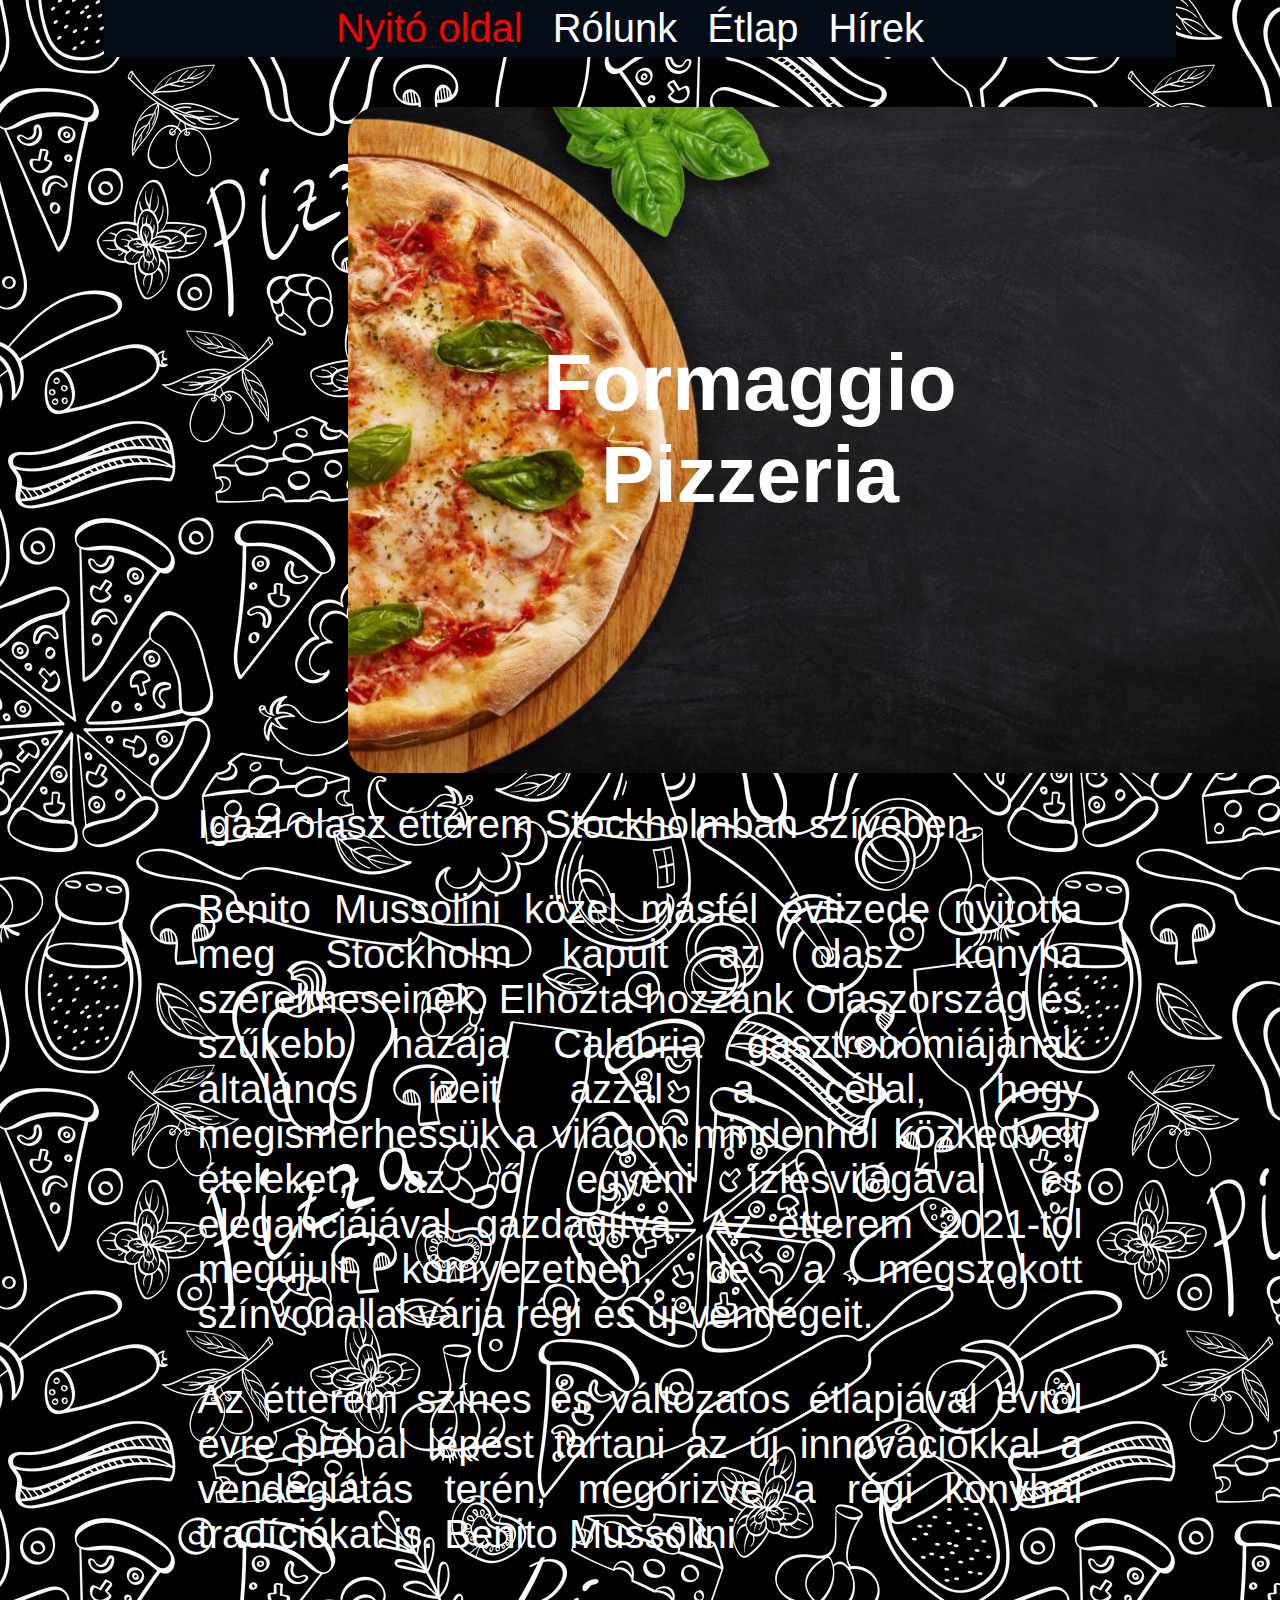
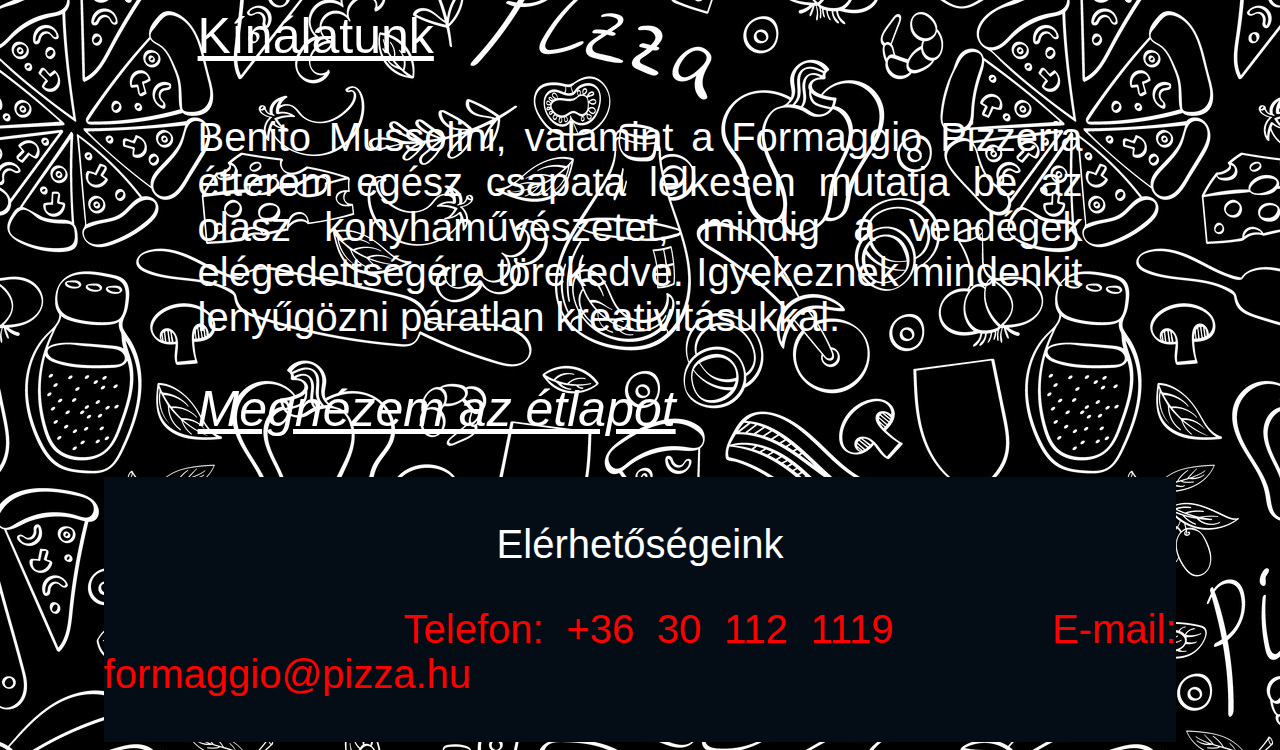
<file: index.html>
<!DOCTYPE html>
<html lang="hu">

<head>
    <meta charset="UTF-8">
    <meta http-equiv="X-UA-Compatible" content="IE=edge">
    <meta name="viewport" content="width=device-width, initial-scale=1.0">
    <title>Formaggio pizzeria</title>
    <link rel="stylesheet" href="style.css">
</head>

<body>
    <div class="body">
        <div class="container">
            <div class="menu">
                <span>Nyitó oldal</span>
                <a id="menupontok" href="about.html">Rólunk</a>
                <a id="menupontok" href="menu.html">Étlap</a>
                <a id="menupontok" href="hírek.html">Hírek</a>
            </div class="cím">
            <img src="pizza háttér.jpg" alt="pizza háttér" id="pizzaháttér">
            <div class="cím">
                <h1>Formaggio <br>
                    Pizzeria</h1>
            </div> <br> <br> <br> <br>
            <p>
                Igazi olasz étterem Stockholmban szívében.
            </p>
            <p>
                Benito Mussolini közel másfél évtizede nyitotta meg Stockholm kapuit az olasz konyha szerelmeseinek. Elhozta
                hozzánk Olaszország és szűkebb hazája Calabria gasztronómiájának általános ízeit azzal a céllal, hogy
                megismerhessük a világon mindenhol közkedvelt ételeket, az ő egyéni ízlésvilágával és eleganciájával
                gazdagítva.

                Az étterem 2021-tól megújult környezetben, de a megszokott színvonallal várja régi és új vendégeit.
            </p>
            <p>
                Az étterem színes és változatos étlapjával évről évre próbál lépést tartani az új innovációkkal a
                vendéglátás terén, megőrizve a régi konyhai tradíciókat is.
                Benito Mussolini
            </p>
            <p>
            <p class="kinalat">Kínálatunk</p>

            <p>
            Benito <a target="easteregg" href="https://hu.wikipedia.org/wiki/Benito_Mussolini">Mussolini</a>, valamint a Formaggio Pizzeria étterem egész csapata lelkesen mutatja be az olasz
            konyhaművészetet, mindig a vendégek elégedettségére törekedve. Igyekeznek mindenkit lenyűgözni páratlan
            kreativitásukkal.
            </p>
            <a href="menu.html" id="link">Megnézem az étlapot</a> <br> <br>

            <div class="container">
                <div class="menu">
                    <footer>
                        <p style="text-align: center;">Elérhetőségeink</p>
                        <p><a target="gmail" style="color: red; text-align: center; margin-left: 300px;"
                                href="https://www.google.com/intl/hu/gmail/about/#">Telefon: +36 30 112 1119 &nbsp;
                                &nbsp; &nbsp; E-mail: formaggio@pizza.hu</a></p>
                    </footer>
                </div>
            </div>

        </div>
</body>

</html>
</file>
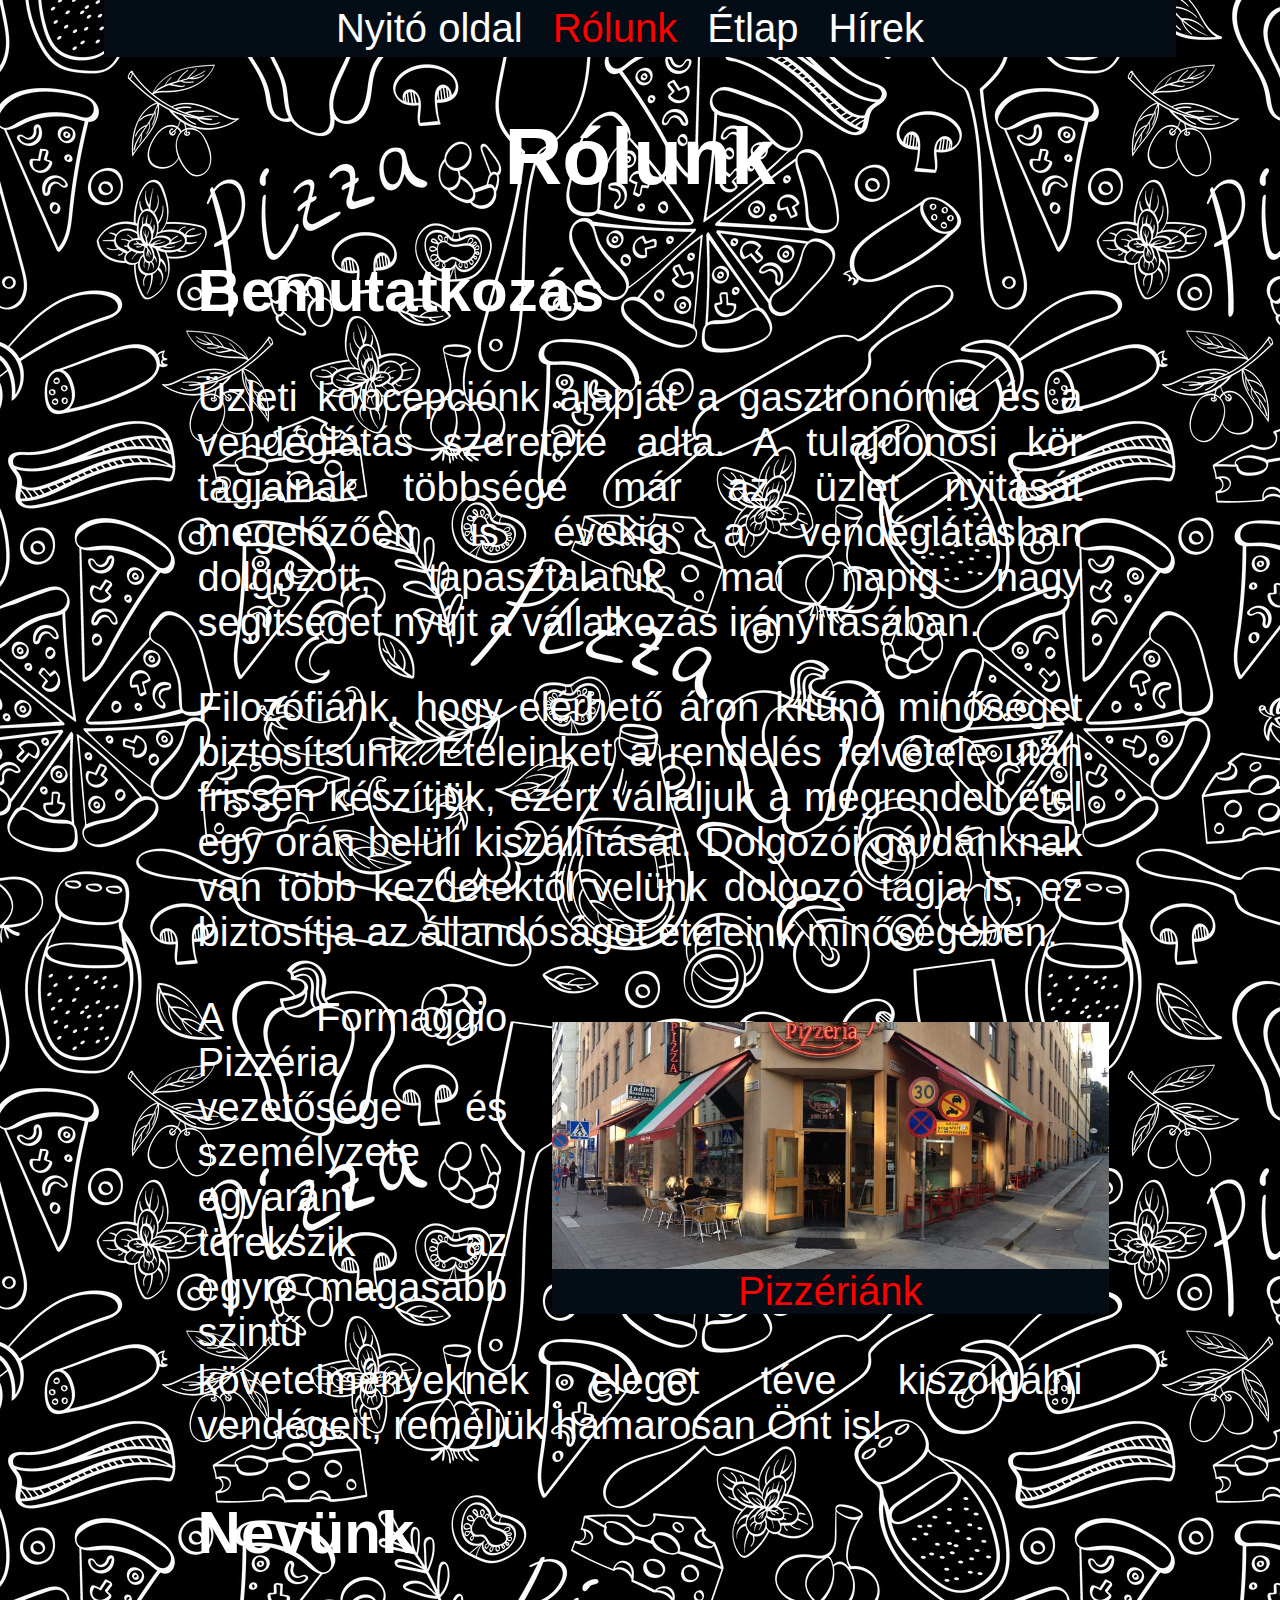
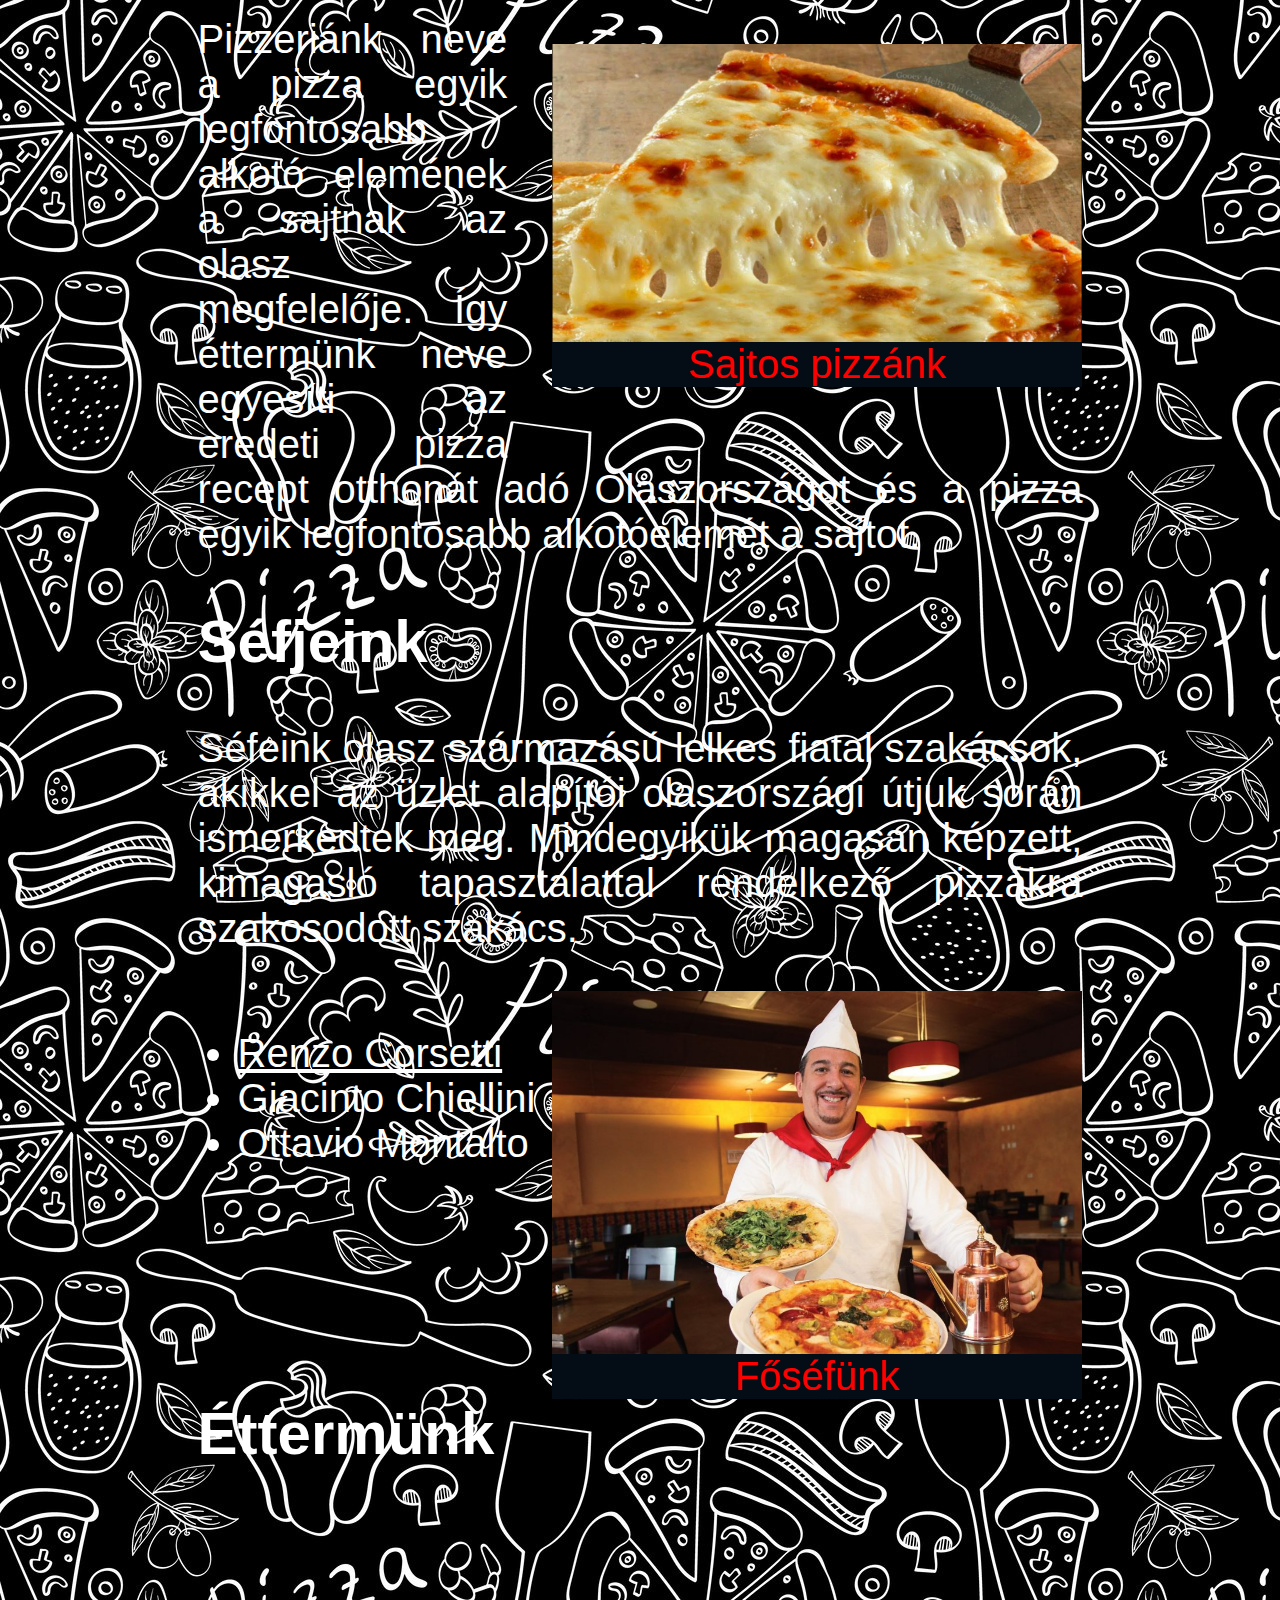
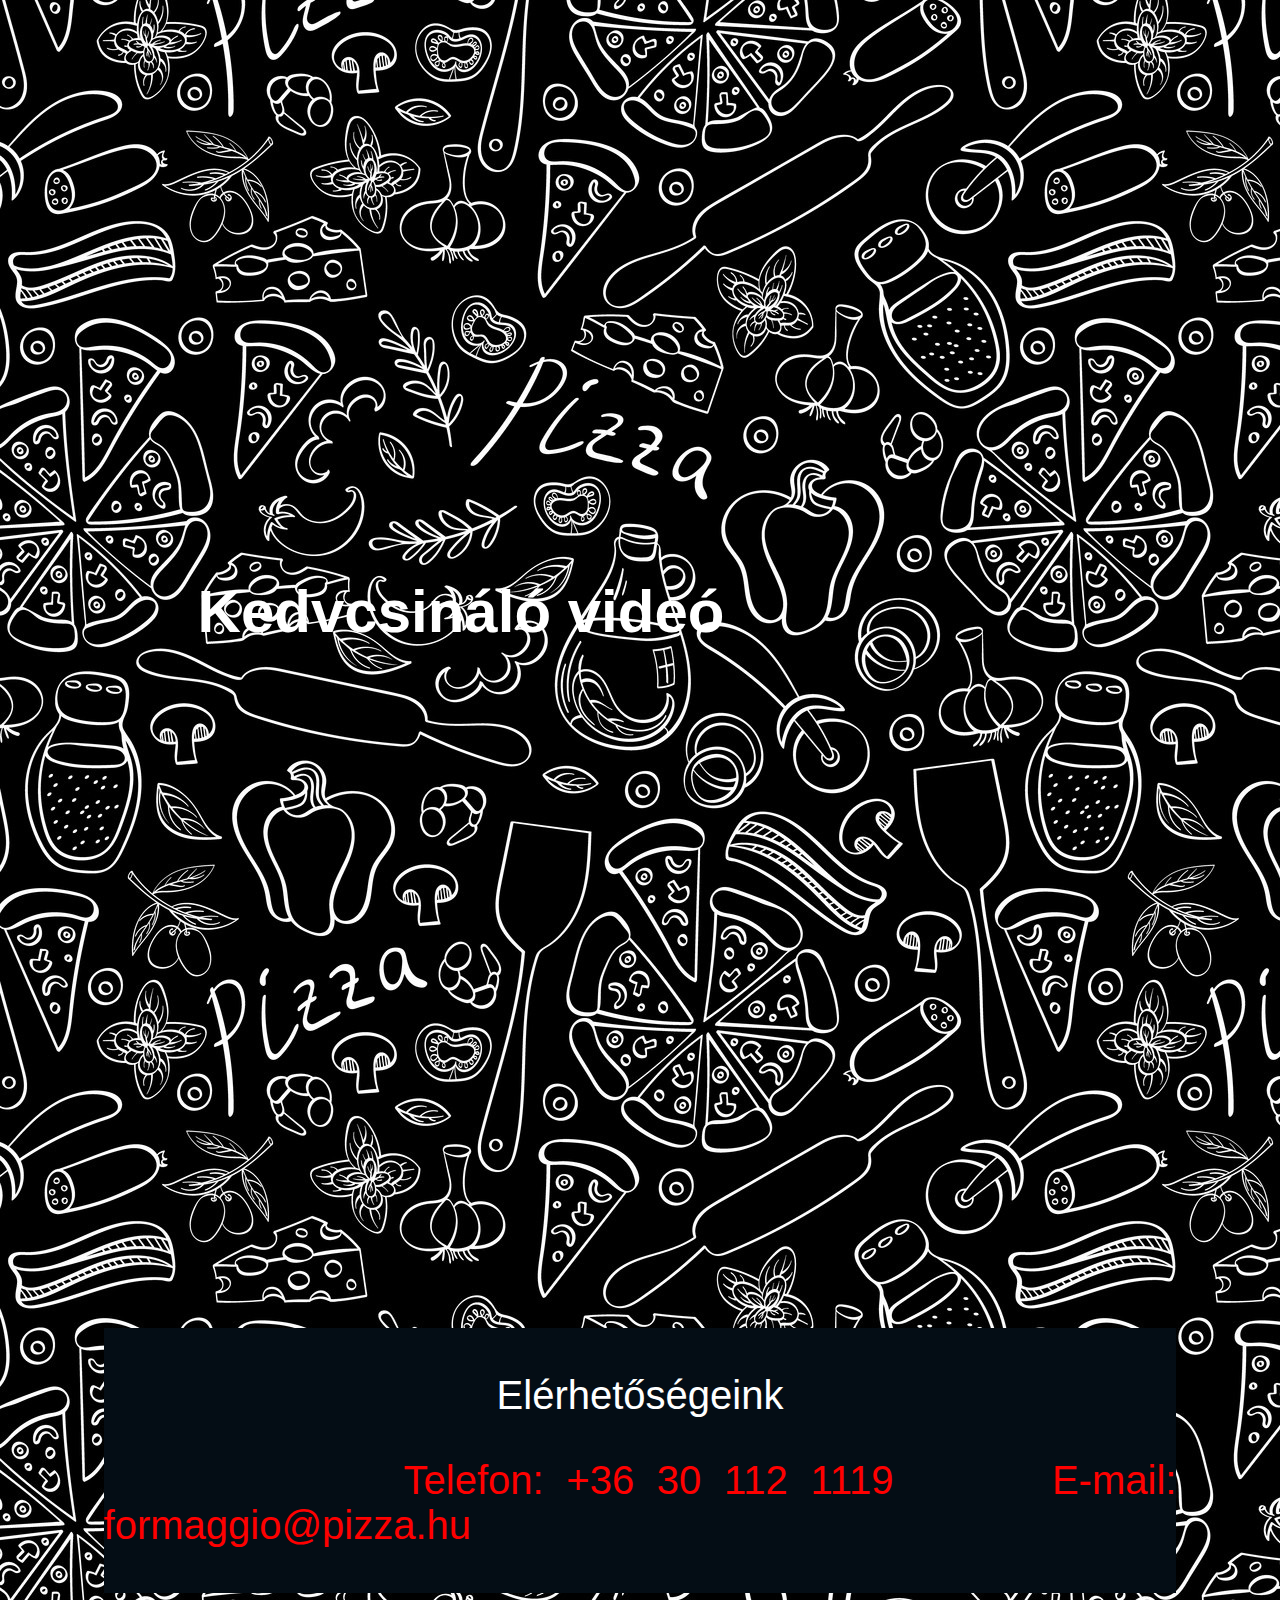
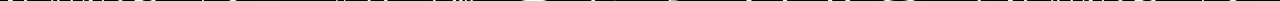
<file: about.html>
<!DOCTYPE html>
<html lang="hu">
<head>
    <meta charset="UTF-8">
    <meta http-equiv="X-UA-Compatible" content="IE=edge">
    <meta name="viewport" content="width=device-width, initial-scale=1.0">
    <title>Rólunk</title>
    <link rel="stylesheet" href="style.css">
</head>
<body>
    <div class="body">
        <div class="container">
            <div class="menu">
                <a id="menupontok" href="index.html">Nyitó oldal</a>
                <span>Rólunk</span>
                <a id="menupontok" href="menu.html">Étlap</a>
                <a id="menupontok" href="hírek.html">Hírek</a>
            </div>
        <h1>Rólunk</h1>
        <h2>Bemutatkozás</h2>
            <p>
                Üzleti koncepciónk alapját a gasztronómia és a vendéglátás szeretete adta. A tulajdonosi kör tagjainak többsége már az üzlet nyitását megelőzően is évekig a vendéglátásban dolgozott, tapasztalatuk mai napig nagy segítséget nyújt a vállalkozás irányításában.
            </p>
            <p>
                Filozófiánk, hogy elérhető áron kitűnő minőséget biztosítsunk. Ételeinket a rendelés felvétele után frissen készítjük, ezért vállaljuk a megrendelt étel egy órán belüli kiszállítását.
                Dolgozói gárdánknak van több kezdetektől velünk dolgozó tagja is, ez biztosítja az állandóságot ételeink minőségében.
            </p>
            <div class="rolunkkepek">
                <img id="rolunkkepek1" src="images/formaggiopizzeria.jpg" alt="pizzéria">
                <p id="rolunkkepekalairas">
                    Pizzériánk
                </p>
            </div>
            <p>
                A Formaggio Pizzéria vezetősége és személyzete egyaránt törekszik az egyre magasabb szintű követelményeknek eleget téve kiszolgálni vendégeit, reméljük hamarosan Önt is!
            </p>
        <h2 id="rolunkcim">Nevünk</h2>
            <div class="rolunkkepek">
                <img id="rolunkkepek2" src="images/sajt.png" alt="">
                <p id="rolunkkepekalairas2">
                    Sajtos pizzánk
                </p>
            </div>
            <p>
                Pizzeriánk neve a pizza egyik legfontosabb alkotó elemének a sajtnak az olasz megfelelője. Így éttermünk neve egyesíti az eredeti pizza recept otthonát adó Olaszországot és a pizza egyik legfontosabb alkotóelemét a sajtot.
            </p>
        <h2 id="rolunkcim">Séfjeink</h2>
            <p>
                Séfeink olasz származású lelkes fiatal szakácsok, akikkel az üzlet alapítói olaszországi útjuk során ismerkedtek meg. Mindegyikük magasan képzett, kimagasló tapasztalattal rendelkező pizzákra szakosodott szakács. 
            </p>
            <ul style="float: left; font-family: 'Gill Sans', 'Gill Sans MT', Calibri, 'Trebuchet MS', sans-serif;">
                <li style="text-decoration: underline;">Renzo Corsetti</li>
                <li>Giacinto Chiellini</li>
                <li>Ottavio Montalto</li>
            </ul>
            <div class="rolunkkepek3">
                <img id="rolunkkepek3" src="pizza-chef.jpg" alt="">
                <p id="rolunkkepekalairas2">Főséfünk</p>
            </div>
        <h2 id="rolunkcim">Éttermünk</h2>
        <iframe id="terkep" src="https://www.google.com/maps/embed?pb=!1m18!1m12!1m3!1d2567.512516381622!2d18.03245921619305!3d59.334079417683604!2m3!1f0!2f0!3f0!3m2!1i1024!2i768!4f13.1!3m3!1m2!1s0x465f9d632a191fd5%3A0xd487b54e95e50dbc!2sFormaggio%20Pizzeria!5e1!3m2!1shu!2shu!4v1637575940470!5m2!1shu!2shu" width="800" height="600" style="border:0;" allowfullscreen="" loading="lazy"></iframe>
        <h2 id="rolunkcim">Kedvcsináló videó</h2>
        <iframe id="pizzavideo" width="560" height="315" src="https://www.youtube.com/embed/Fbrg90LGSs8" title="YouTube video player" frameborder="0" allow="accelerometer; autoplay; clipboard-write; encrypted-media; gyroscope; picture-in-picture" allowfullscreen></iframe>
        <div class="container">
            <div class="menu">
        <footer>
            <p style="text-align: center;">Elérhetőségeink</p>
            <p><a target="gmail" style="color: red; text-align: center; margin-left: 300px;" href="https://www.google.com/intl/hu/gmail/about/#">Telefon: +36 30 112 1119 &nbsp; &nbsp; &nbsp; E-mail: formaggio@pizza.hu</a></p>
        </footer>
        </div>
        </div>
    </div>
</body>
</html>
</file>
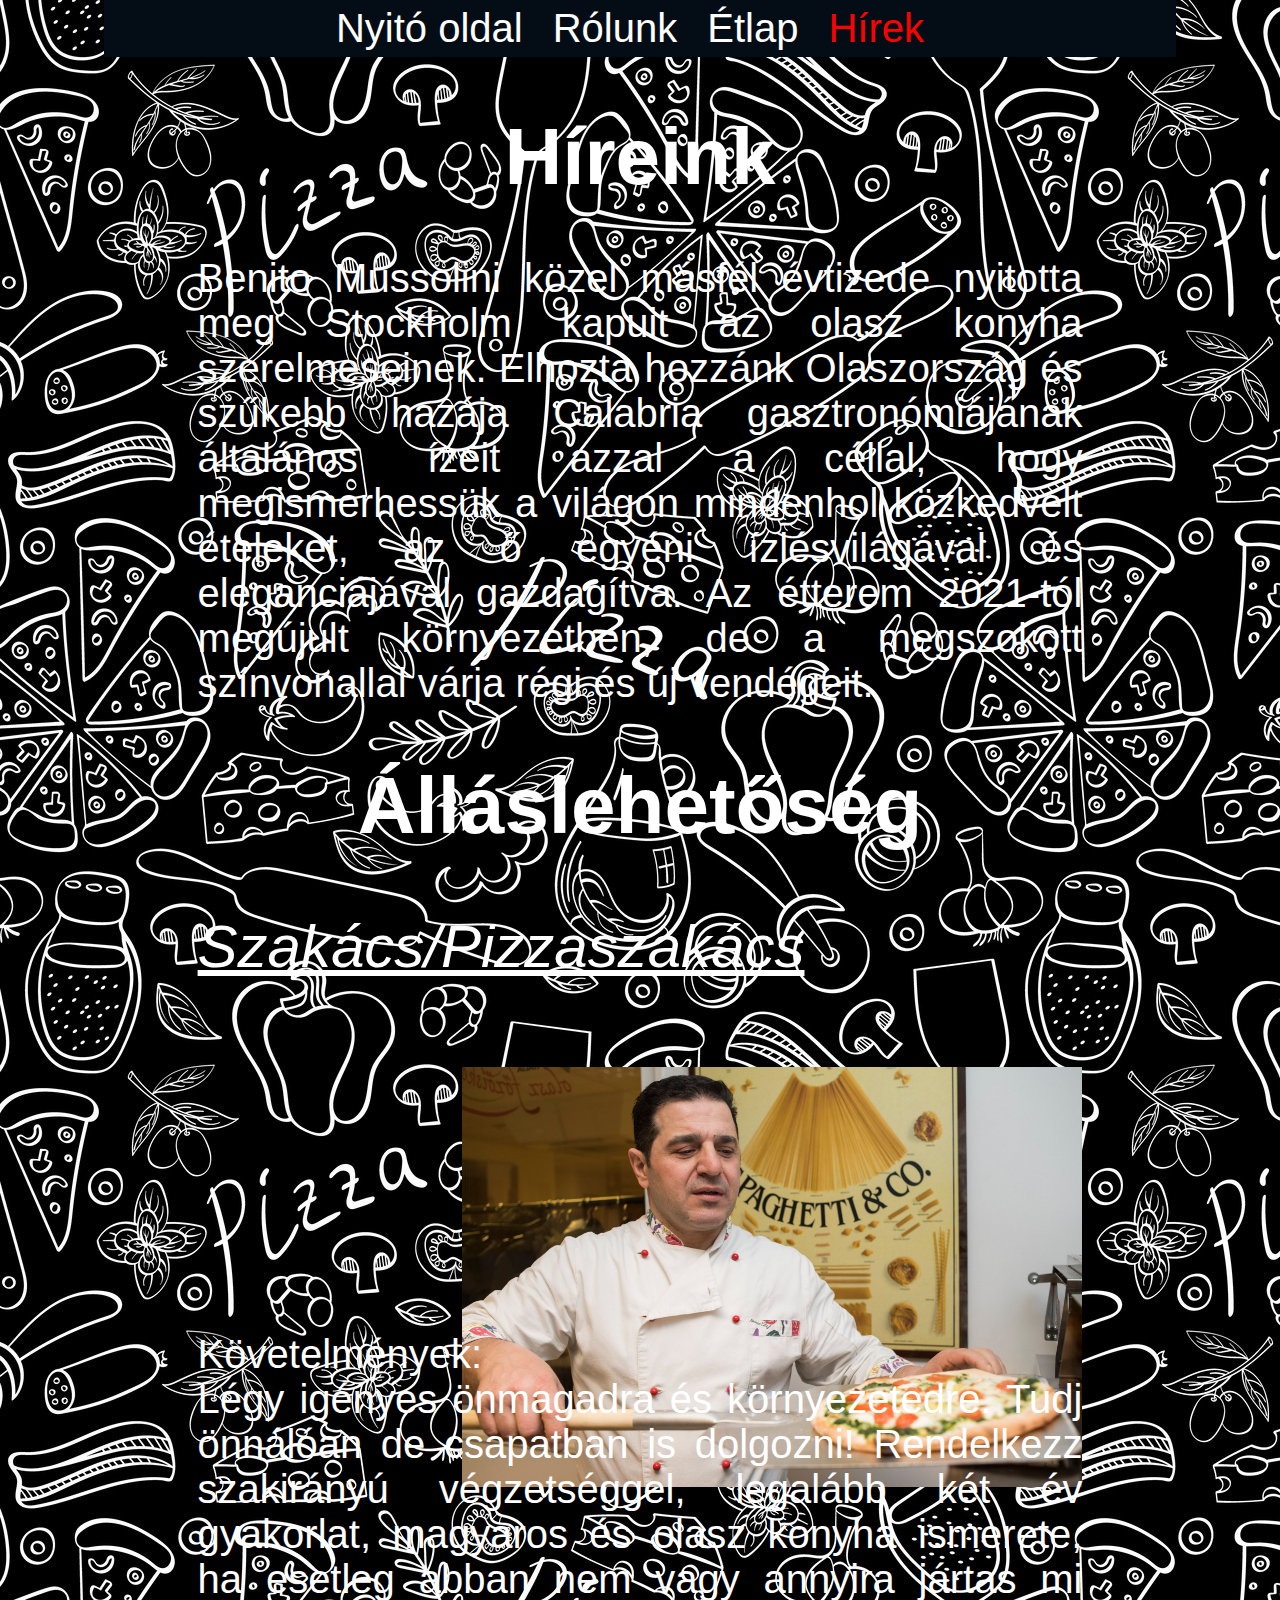
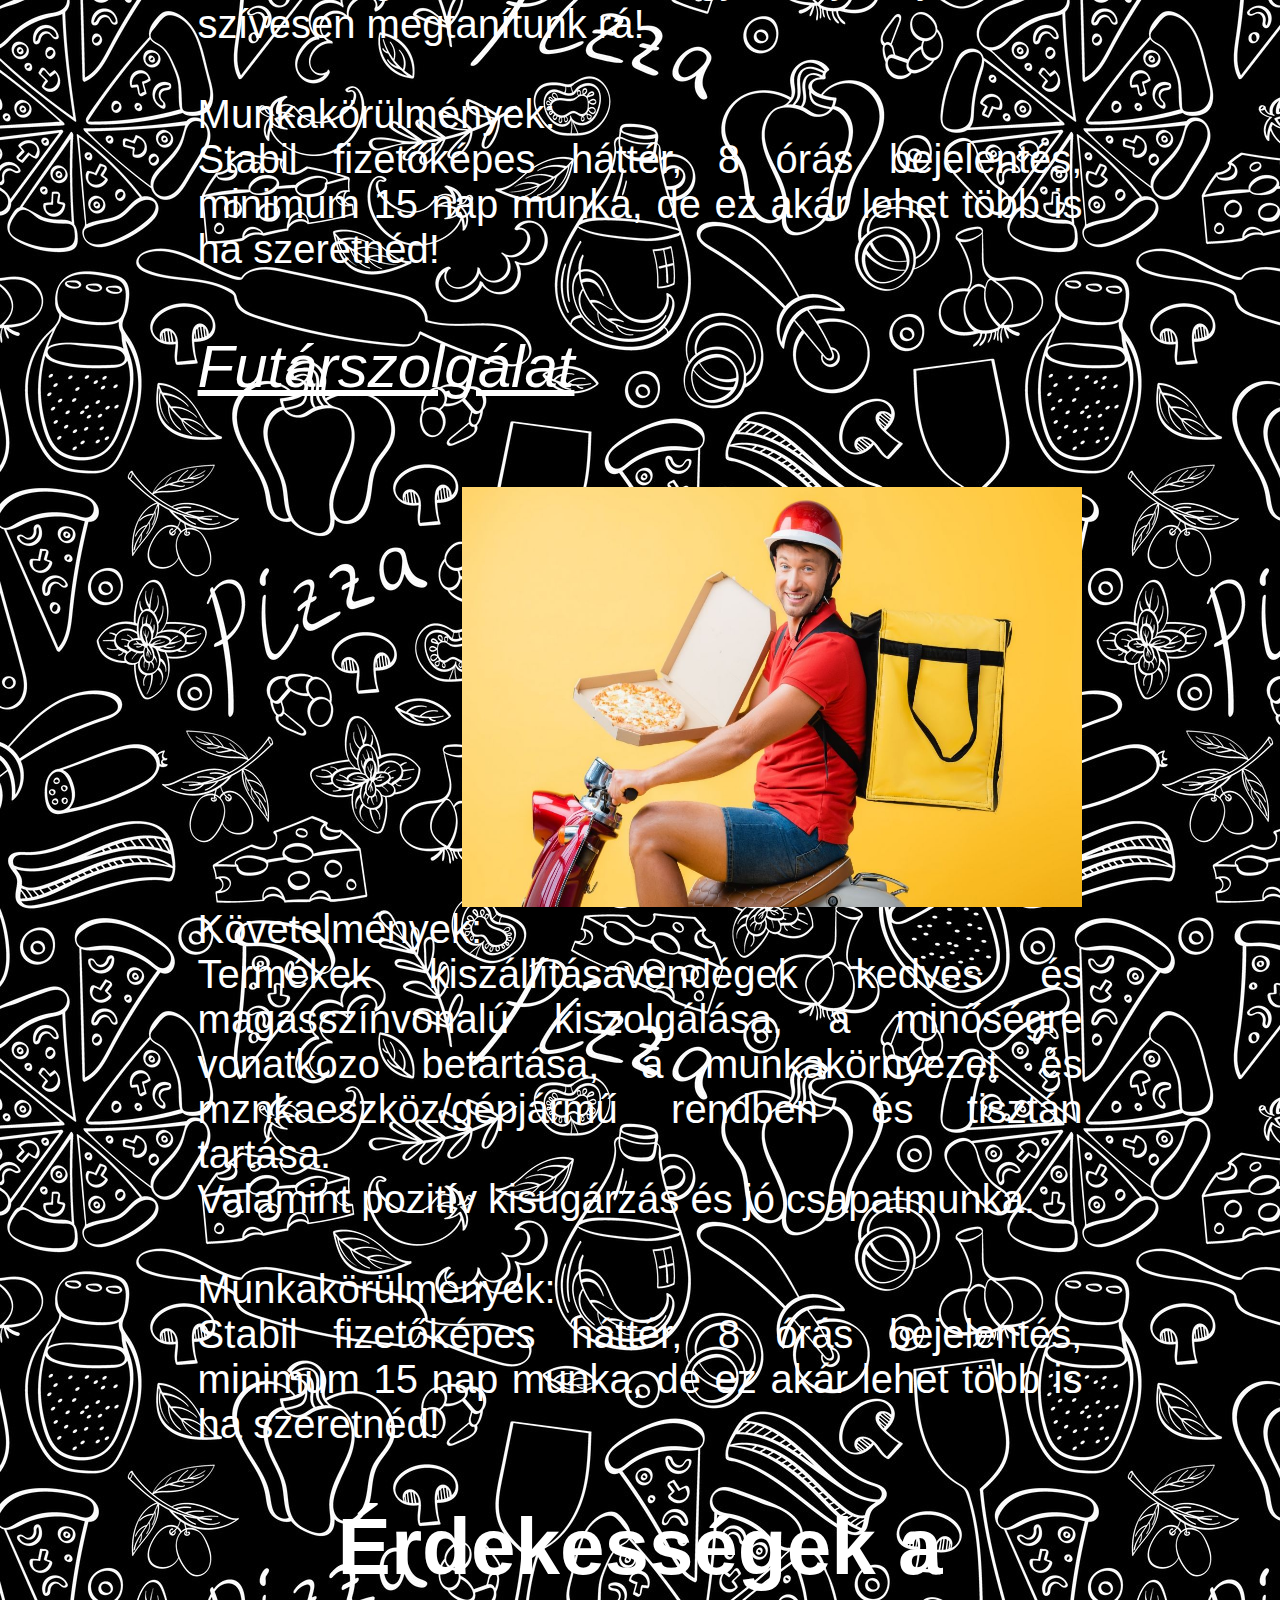
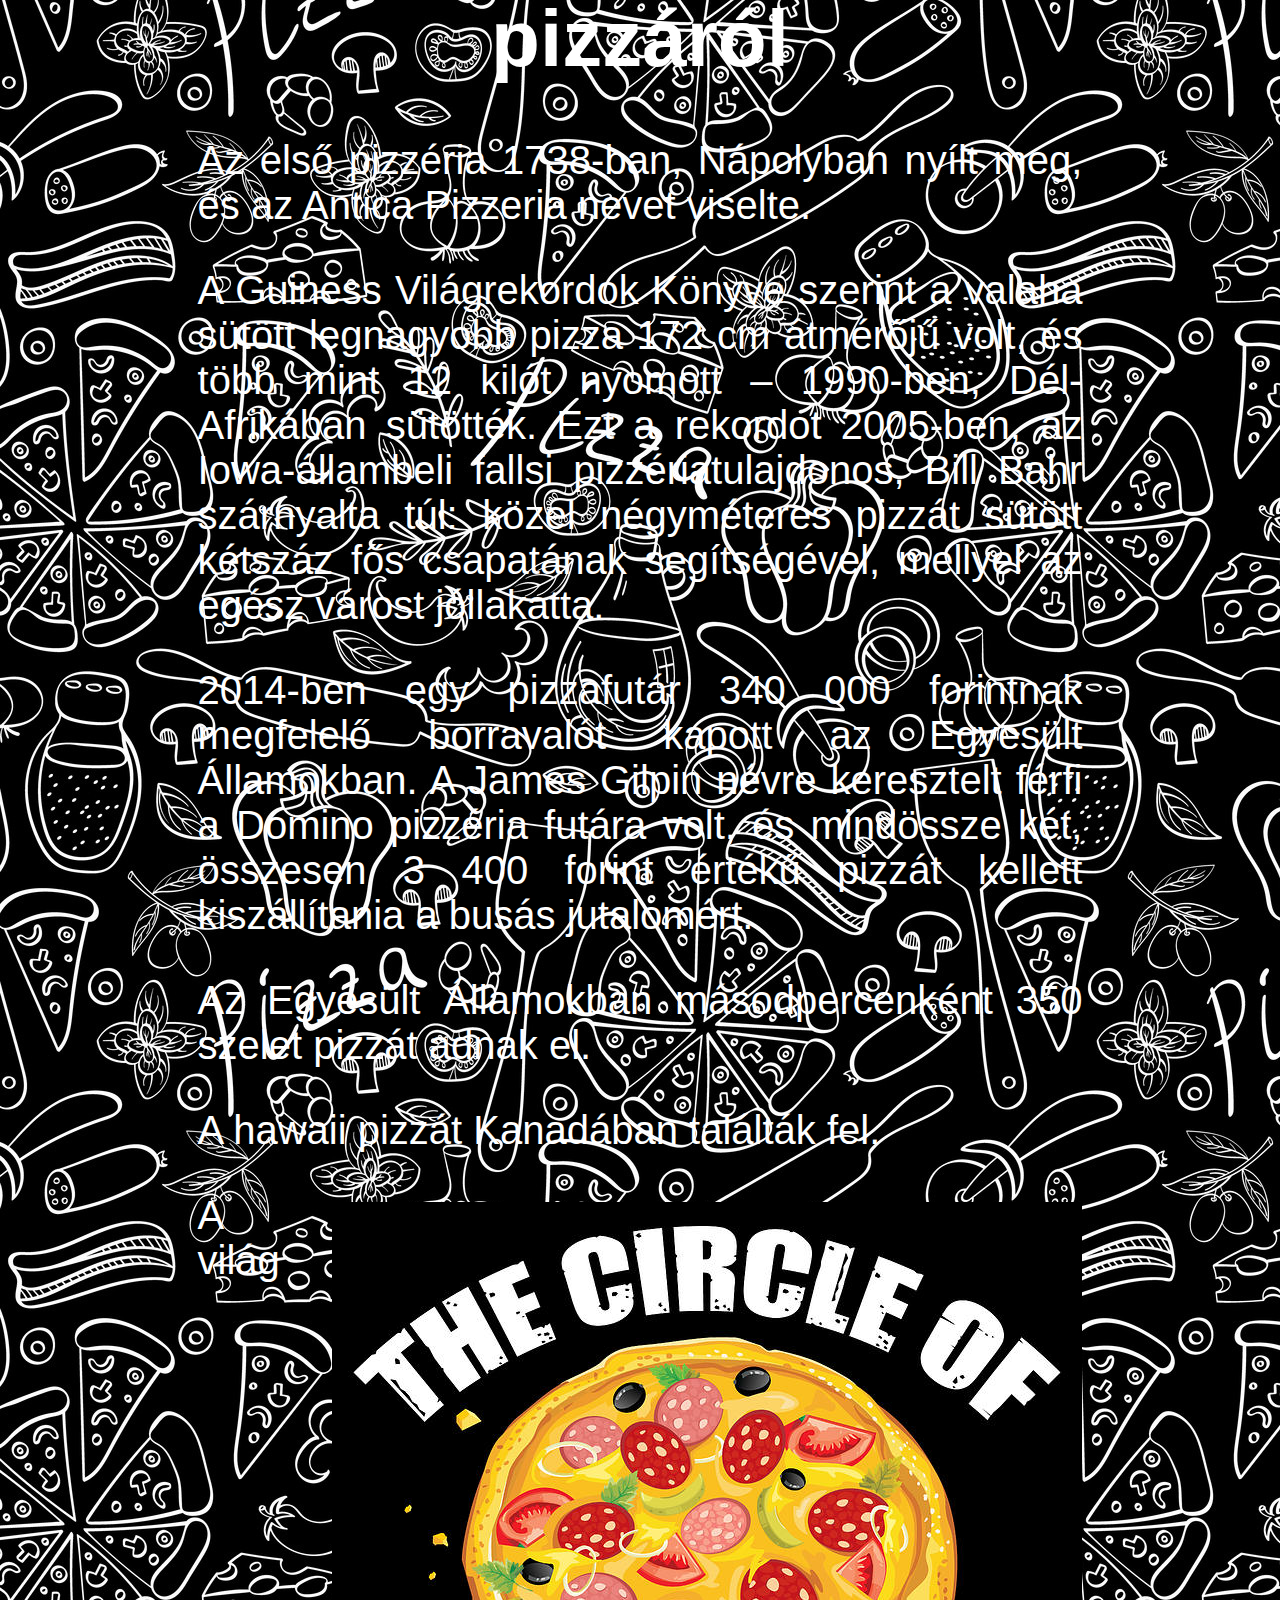
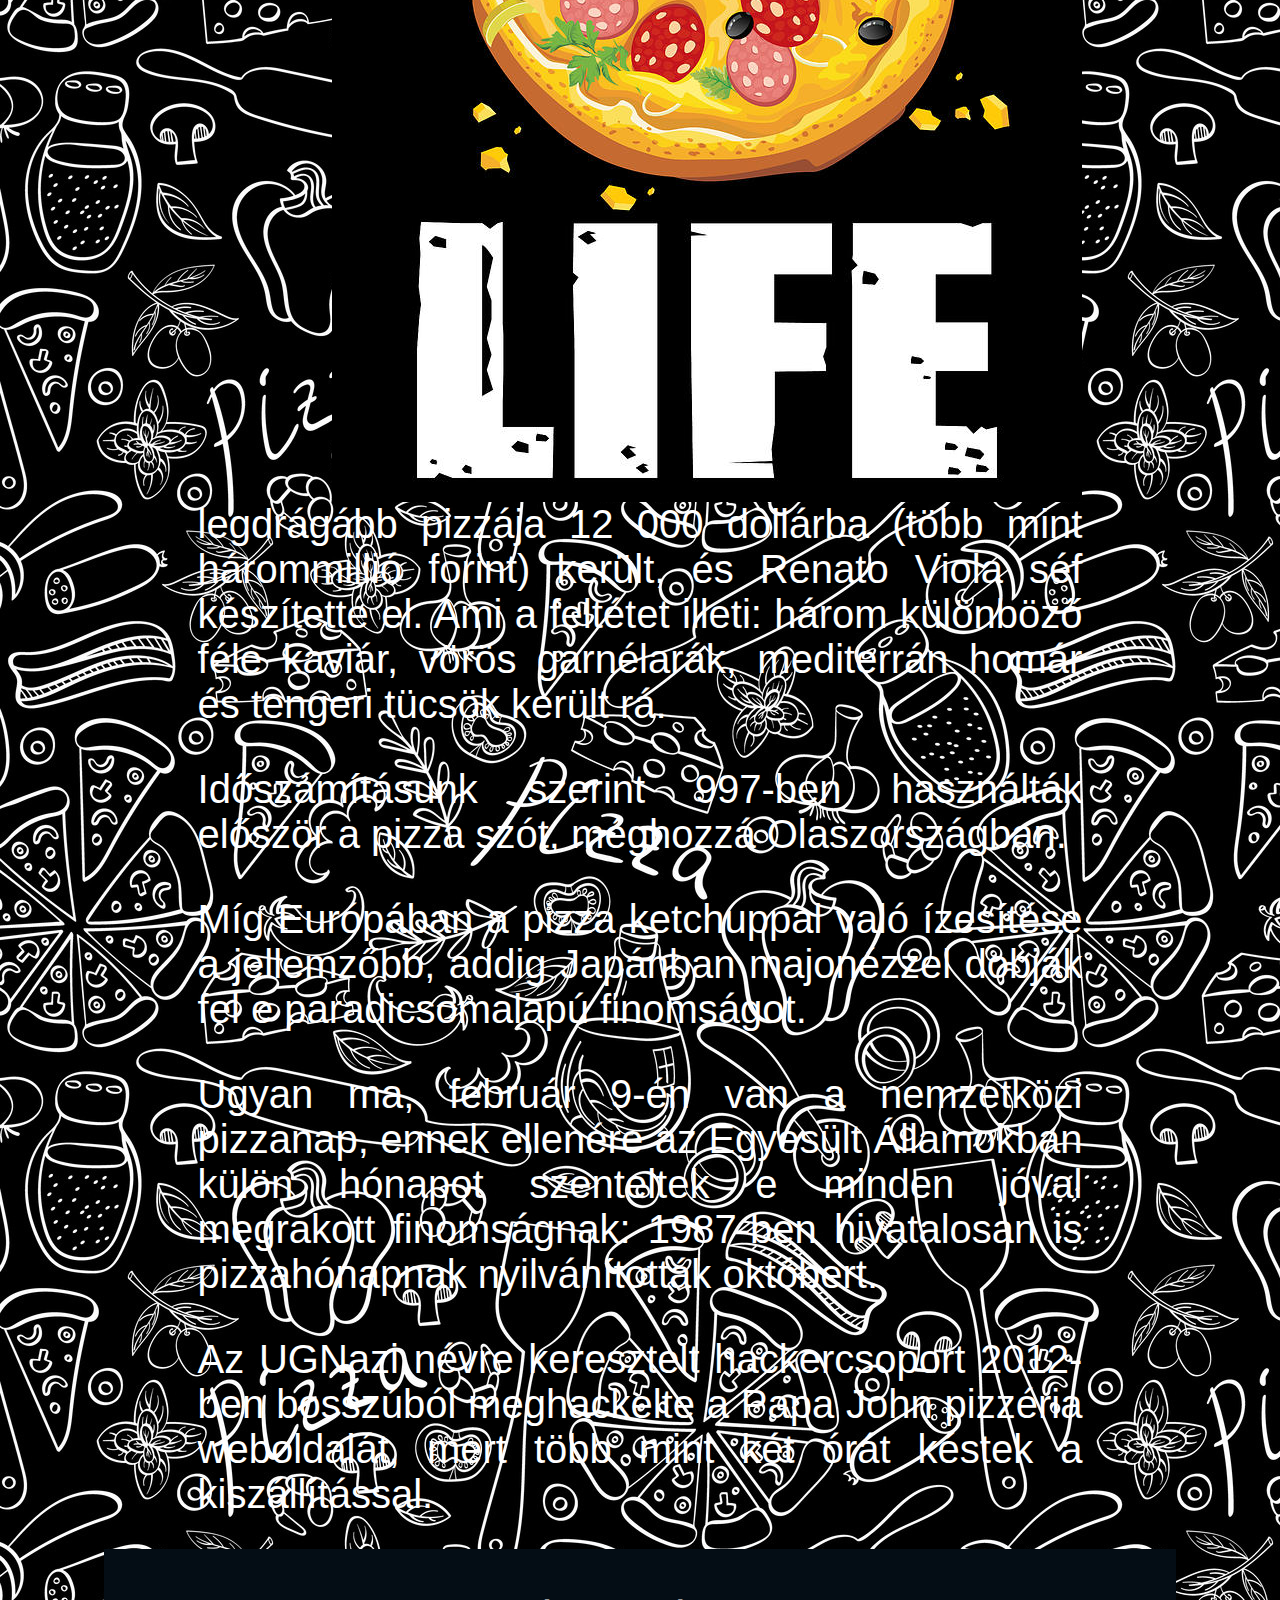
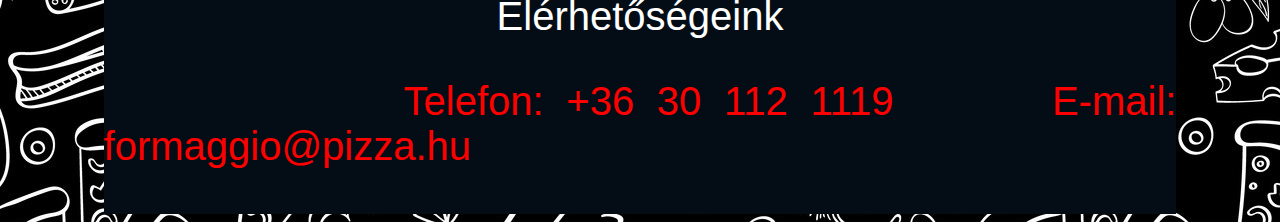
<file: hírek.html>
<!DOCTYPE html>
<html lang="hu">

<head>
    <meta charset="UTF-8">
    <meta http-equiv="X-UA-Compatible" content="IE=edge">
    <meta name="viewport" content="width=device-width, initial-scale=1.0">
    <title>Hírek</title>
    <link rel="stylesheet" href="style.css">
</head>

<body>
    <div class="body">
        <div class="container">
            <div class="menu">
                <a id="menupontok" href="index.html">Nyitó oldal</a>
                <a id="menupontok" href="about.html">Rólunk</a>
                <a id="menupontok" href="menu.html">Étlap</a>
                <span>Hírek</span>
            </div>
            <h1>Híreink</h1>

            <p>
                Benito Mussolini közel másfél évtizede nyitotta meg Stockholm kapuit az olasz konyha szerelmeseinek.
                Elhozta
                hozzánk Olaszország és szűkebb hazája Calabria gasztronómiájának általános ízeit azzal a céllal, hogy
                megismerhessük a világon mindenhol közkedvelt ételeket, az ő egyéni ízlésvilágával és eleganciájával
                gazdagítva.

                Az étterem 2021-tól megújult környezetben, de a megszokott színvonallal várja régi és új vendégeit.
            </p>

            <h1>Álláslehetőség</h1>

            <p class="allas">Szakács/Pizzaszakács</p>
            <img src="PIZZAGIUSEPPE (34).jpg" alt="séf" id="séf">

            <p>
                Követelmények: <br> Légy igényes önmagadra és környezetedre. Tudj önnálóan de csapatban is dolgozni!
                Rendelkezz szakirányú végzetséggel, legalább két év gyakorlat, magyaros és olasz konyha ismerete,
                ha esetleg abban nem vagy annyira jártas mi szívesen megtanítunk rá! <br> <br>

                Munkakörülmények: <br>
                Stabil fizetőképes háttér, 8 órás bejelentés, minimum 15 nap munka, de ez akár lehet több is ha
                szeretnéd!
            </p>


            <p class="allas">Futárszolgálat</p>
            <img src="pizzafutar.jpg" alt="pizzafutár" id="pizzafutár">

            <p>Követelmények: <br> Termékek kiszállításavendégek kedves és magasszínvonalú kiszolgálása, a minőségre
                vonatkozo betartása, a munkakörnyezet és mznkaeszköz/gépjármű rendben és tisztán tartása. <br> Valamint
                pozitív kisugárzás és jó csapatmunka. <br> <br>

                Munkakörülmények: <br>
                Stabil fizetőképes háttér, 8 órás bejelentés, minimum 15 nap munka, de ez akár lehet több is ha
                szeretnéd!
            </p>

            <h1>Érdekességek a pizzáról</h1>

            <p>
                Az első pizzéria 1738-ban, Nápolyban nyílt meg, és az Antica Pizzeria nevet viselte.
            </p>

            <p>
                A Guiness Világrekordok Könyve szerint a valaha sütött legnagyobb pizza 172 cm átmérőjű volt, és több
                mint 12 kilót nyomott – 1990-ben, Dél-Afrikában sütötték. Ezt a rekordot 2005-ben, az Iowa-állambeli
                fallsi pizzériatulajdonos, Bill Bahr szárnyalta túl: közel négyméteres pizzát sütött kétszáz fős
                csapatának segítségével, mellyel az egész várost jóllakatta.
            </p>

            <p>
                2014-ben egy pizzafutár 340 000 forintnak megfelelő borravalót kapott az Egyesült Államokban. A James
                Gilpin névre keresztelt férfi a Domino pizzéria futára volt, és mindössze két, összesen 3 400 forint
                értékű pizzát kellett kiszállítania a busás jutalomért.
            </p>

            <p>
                Az Egyesült Államokban másodpercenként 350 szelet pizzát adnak el.
            </p>

            <p>
                A hawaii pizzát Kanadában találták fel.
            </p>

            <img src="pizzaélet.jpg" alt="pizzaélet" id="pizzaélet" title="">

            <p>
                A világ legdrágább pizzája 12 000 dollárba (több mint hárommillió forint) került, és Renato Viola séf
                készítette el. Ami a feltétet illeti: három különböző féle kaviár, vörös garnélarák, mediterrán homár és
                tengeri tücsök került rá.
            </p>

            <p>
                Időszámításunk szerint 997-ben használták először a pizza szót, méghozzá Olaszországban.</p>

            <p>
                Míg Európában a pizza ketchuppal való ízesítése a jellemzőbb, addig Japánban majonézzel dobják fel e
                paradicsomalapú finomságot.
            </p>

            <p>
                Ugyan ma, február 9-én van a nemzetközi pizzanap, ennek ellenére az Egyesült Államokban külön hónapot
                szenteltek e minden jóval megrakott finomságnak: 1987-ben hivatalosan is pizzahónapnak nyilvánították
                októbert.
            </p>

            <p>
                Az UGNazi névre keresztelt hackercsoport 2012-ben bosszúból meghackelte a Papa John pizzéria weboldalát,
                mert több mint két órát késtek a kiszállítással.
            </p>
            <div class="container">
                <div class="menu">
                    <footer>
                        <p style="text-align: center;">Elérhetőségeink</p>
                        <p><a target="gmail" style="color: red; text-align: center; margin-left: 300px;" href="https://www.google.com/intl/hu/gmail/about/#">Telefon: +36 30 112 1119 &nbsp; &nbsp; &nbsp; E-mail: formaggio@pizza.hu</a></p>
                    </footer>
                </div>
            </div>



        </div>
</body>

</html>
</file>
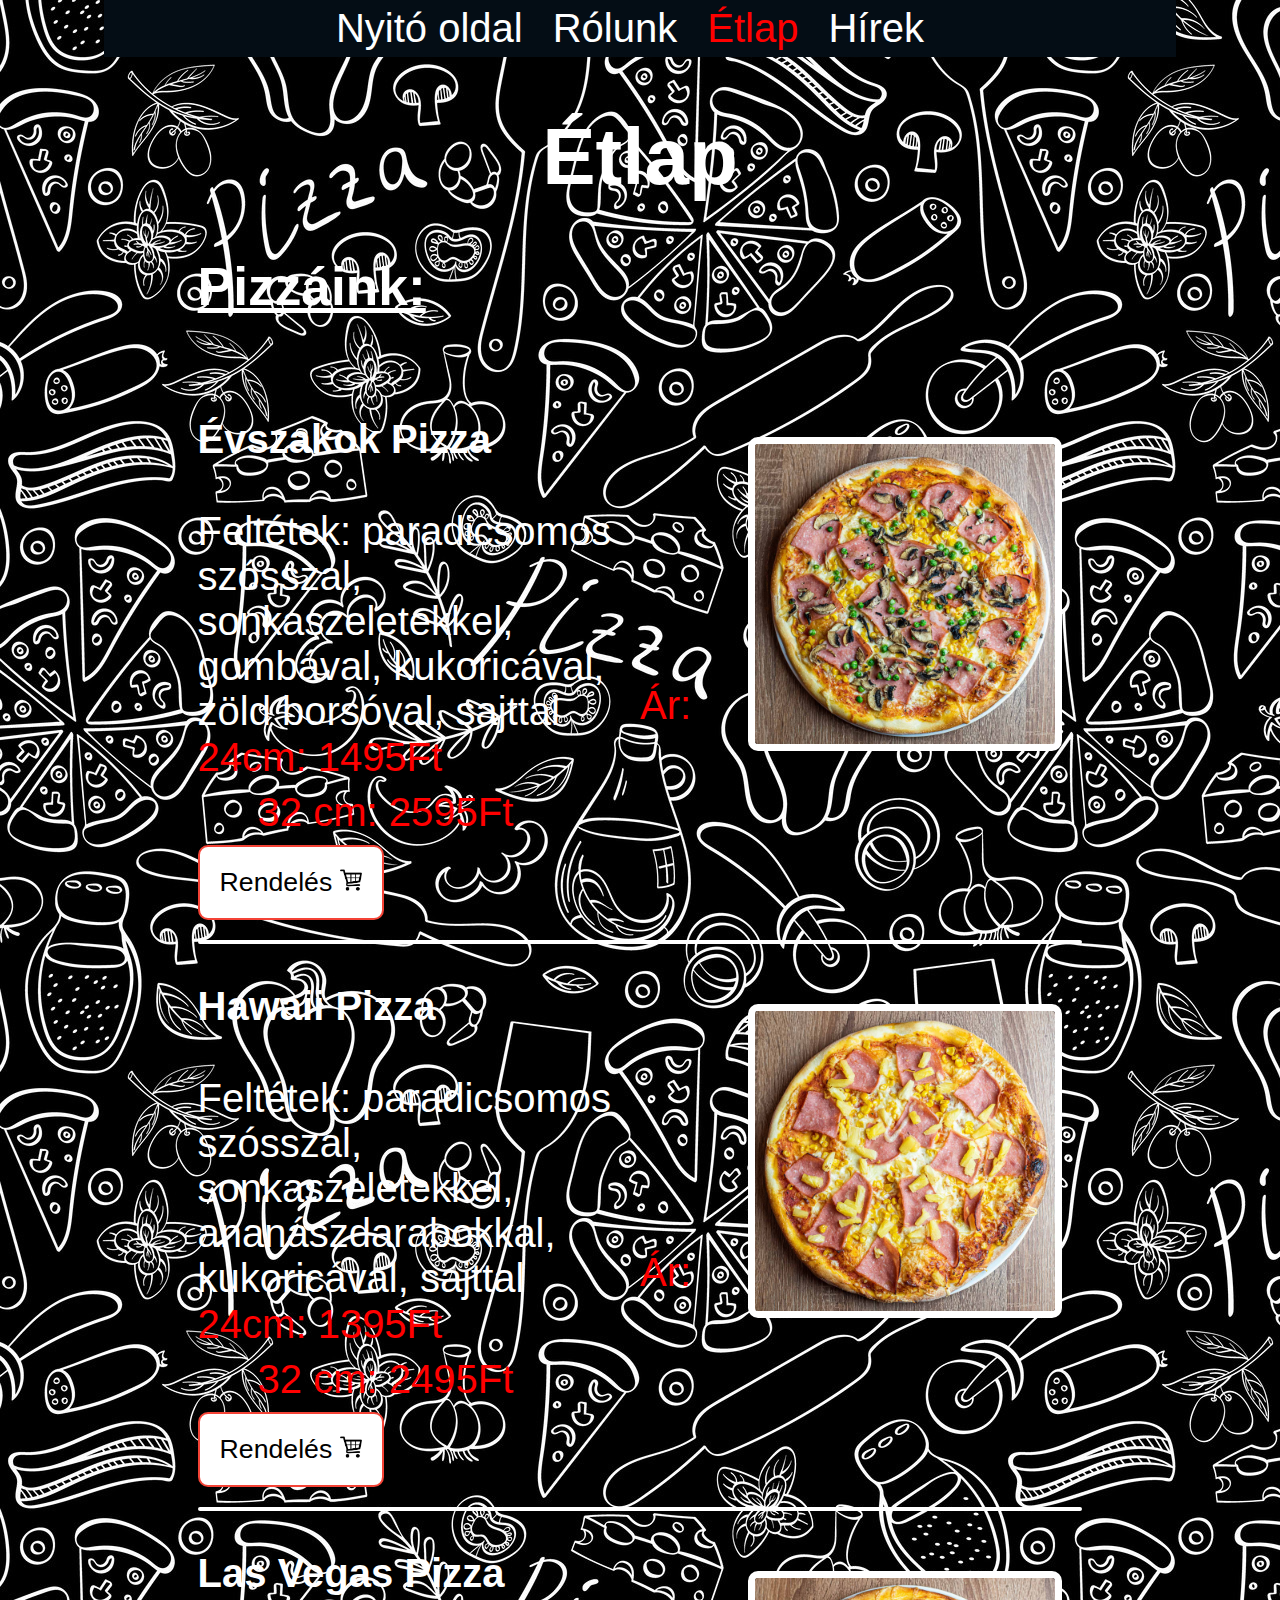
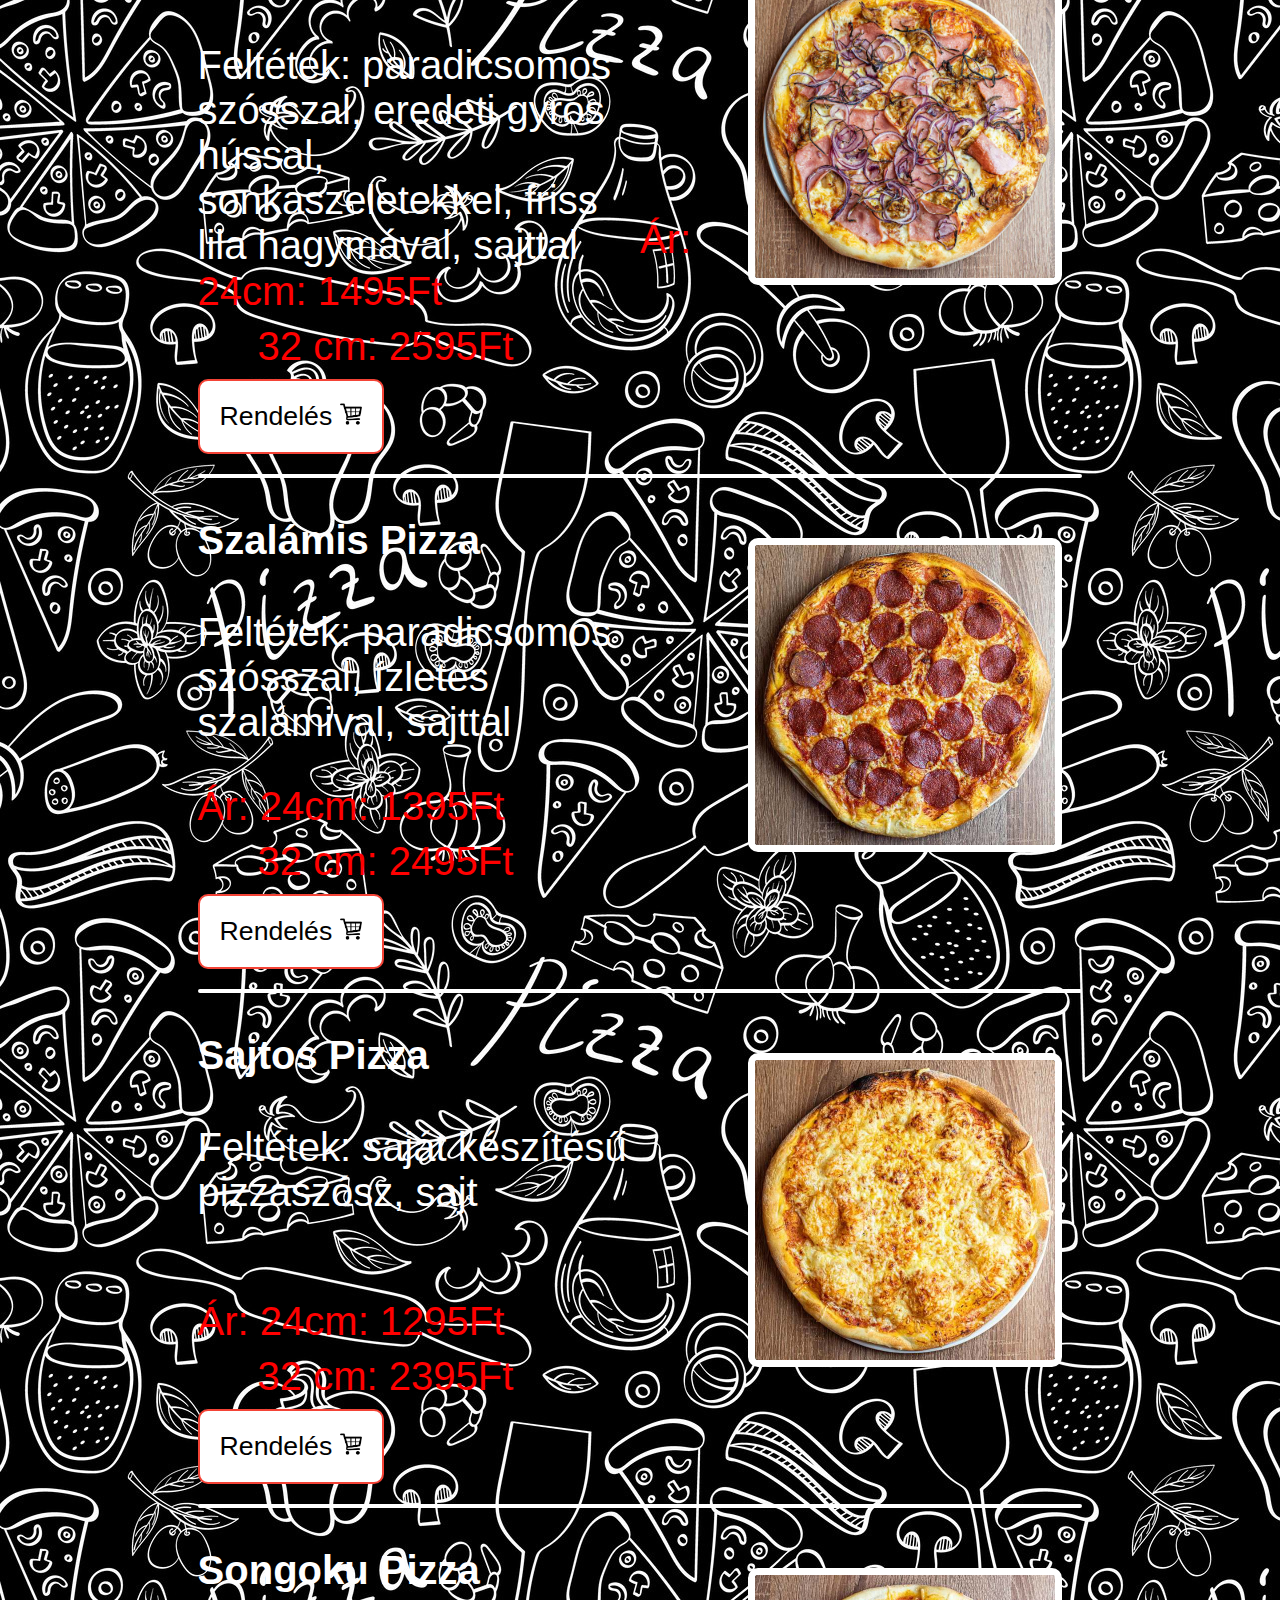
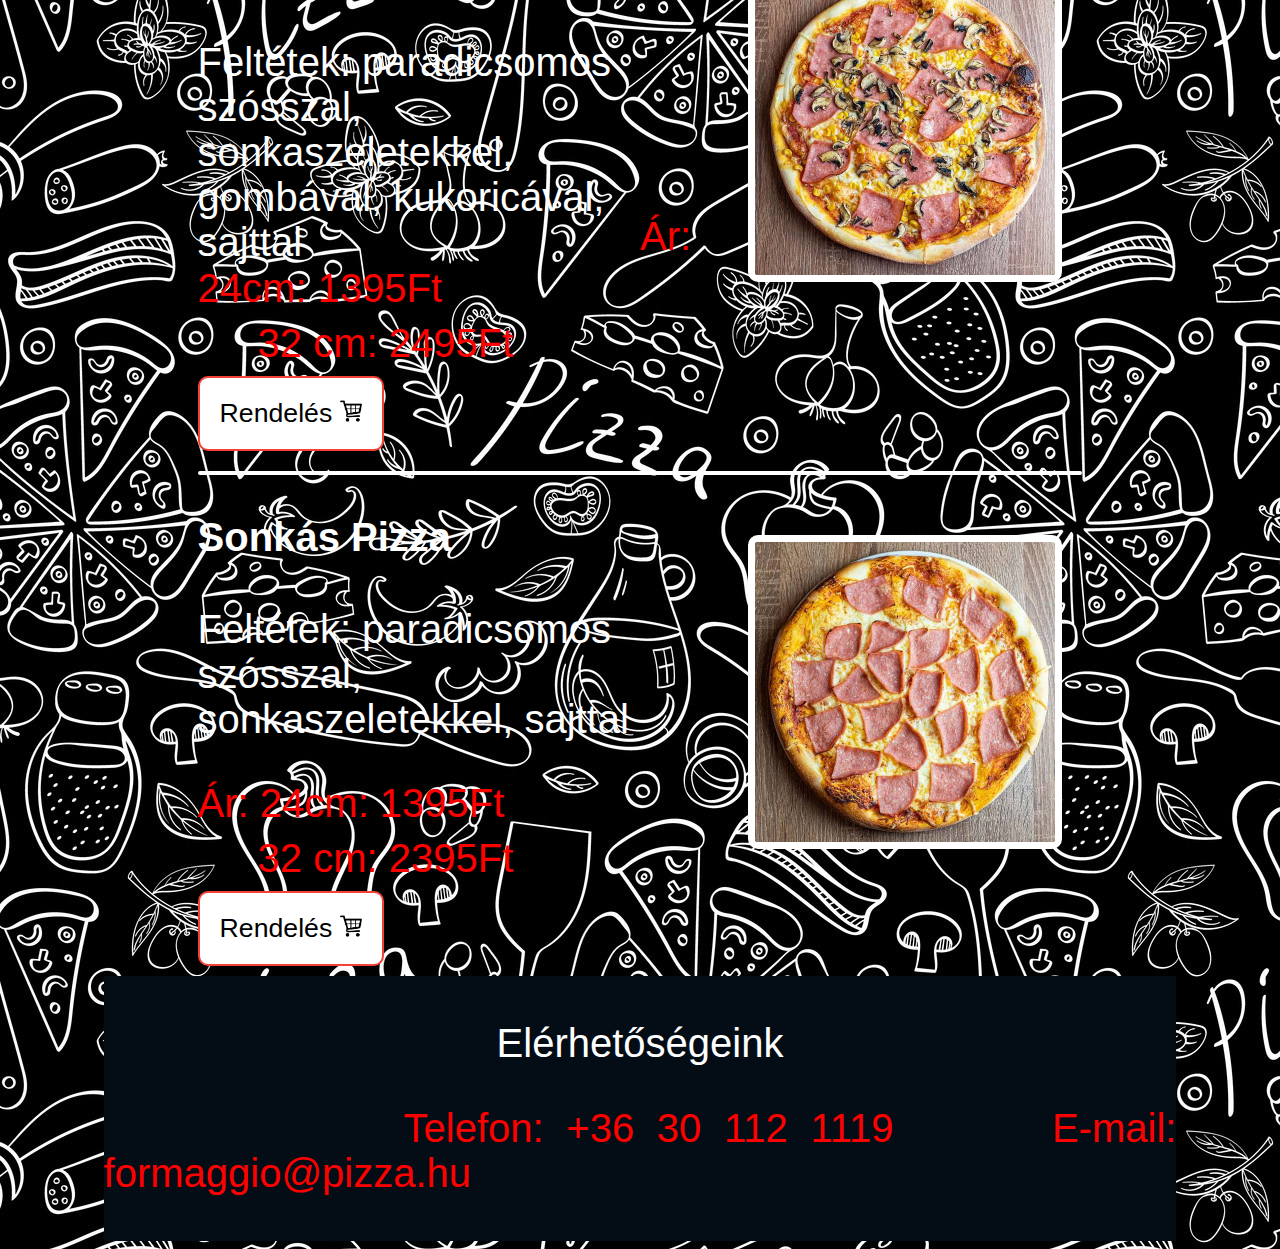
<file: menu.html>
<!DOCTYPE html>
<html lang="hu">
<head>
    <meta charset="UTF-8">
    <meta http-equiv="X-UA-Compatible" content="IE=edge">
    <meta name="viewport" content="width=device-width, initial-scale=1.0">
    <title>Étlap</title>
    <link rel="stylesheet" href="style.css">
</head>
<body>
    <div class="body">
        <div class="container">
            <div class="menu">
                <a id="menupontok" href="index.html">Nyitó oldal</a>
                <a id="menupontok" href="about.html">Rólunk</a>
                <span>Étlap</span>
                <a id="menupontok" href="hírek.html">Hírek</a>
            </div>

    <h1>Étlap</h1>

        <p class="pizzaink">Pizzáink:</p>

            <div class="etlapsavok">
                <img src="images/Évszakok.jpg" alt="Évszakok pizza" title="" class="pizzakep">
                <p id="etlapcim">Évszakok Pizza</p><br>
                <p id="etlapszoveg">Feltétek: paradicsomos szósszal, sonkaszeletekkel, gombával, kukoricával, zöld borsóval, sajttal</p><br><br>
                <p id="etlaparelso">Ár: 24cm: 1495Ft</p>
                <p id="etlaparmasodik">32 cm: 2595Ft</p>
                <button class="button"><a href="order.html" target="rendeles">Rendelés <img src="images/kisspng-shopping-cart-computer-icons-retail-cart-5abcd0e5182ad2.879370461522323685099.png" alt="Bevásárlókocsi ikon" class="rendeleskep"></a></button>

            </div>

            <div class="clear"><hr></div>

            <div class="etlapsavok">
                <img src="images/Hawaii.jpg" alt="Hawaii pizza" title="" class="pizzakep">
                <p id="etlapcim">Hawaii Pizza</p><br>
                <p id="etlapszoveg">Feltétek: paradicsomos szósszal, sonkaszeletekkel, ananászdarabokkal, kukoricával, sajttal</p><br><br>
                <p id="etlaparelso">Ár: 24cm: 1395Ft</p>
                <p id="etlaparmasodik">32 cm: 2495Ft</p>
                <button class="button"><a href="order.html" target="rendeles">Rendelés <img src="images/kisspng-shopping-cart-computer-icons-retail-cart-5abcd0e5182ad2.879370461522323685099.png" alt="Bevásárlókocsi ikon" class="rendeleskep"></a></button>

            </div>

            <div class="clear"><hr></div>

            <div class="etlapsavok">
                <img src="images/Las_Vegas.jpg" alt="Las Vegas pizza" title="" class="pizzakep">
                <p id="etlapcim">Las Vegas Pizza</p><br>
                <p id="etlapszoveg">Feltétek: paradicsomos szósszal, eredeti gyros hússal, sonkaszeletekkel, friss lila hagymával, sajttal</p><br><br>
                <p id="etlaparelso">Ár: 24cm: 1495Ft</p>
                <p id="etlaparmasodik">32 cm: 2595Ft</p>
                <button class="button"><a href="order.html" target="rendeles">Rendelés <img src="images/kisspng-shopping-cart-computer-icons-retail-cart-5abcd0e5182ad2.879370461522323685099.png" alt="Bevásárlókocsi ikon" class="rendeleskep"></a></button>

            </div>

            <div class="clear"><hr></div>

            <div class="etlapsavok">
                <img src="images/Pick-nik.jpg" alt="Szalámis pizza" title="" class="pizzakep">
                <p id="etlapcim">Szalámis Pizza</p><br>
                <p id="etlapszoveg">Feltétek: paradicsomos szósszal, ízletes szalámival, sajttal</p><br><br>
                <p id="etlaparelso">Ár: 24cm: 1395Ft</p>
                <p id="etlaparmasodik">32 cm: 2495Ft</p>
                <button class="button"><a href="order.html" target="rendeles">Rendelés <img src="images/kisspng-shopping-cart-computer-icons-retail-cart-5abcd0e5182ad2.879370461522323685099.png" alt="Bevásárlókocsi ikon" class="rendeleskep"></a></button>

            </div>

            <div class="clear"><hr></div>

            <div class="etlapsavok">
                <img src="images/Sajtos.jpg" alt="Sajtos pizza" title="" class="pizzakep">
                <p id="etlapcim">Sajtos Pizza</p><br>
                <p id="etlapszoveg">Feltétek: saját készítésű pizzaszósz, sajt</p><br><br>
                <p id="etlaparelso">Ár: 24cm: 1295Ft</p>
                <p id="etlaparmasodik">32 cm: 2395Ft</p>
                <button class="button"><a href="order.html" target="rendeles">Rendelés <img src="images/kisspng-shopping-cart-computer-icons-retail-cart-5abcd0e5182ad2.879370461522323685099.png" alt="Bevásárlókocsi ikon" class="rendeleskep"></a></button>

            </div>

            <div class="clear"><hr></div>

            <div class="etlapsavok">
                <img src="images/songoku.jpg" alt="Sonkás gombás kukoricás pizza" title="" class="pizzakep">
                <p id="etlapcim">Songoku Pizza</p><br>
                <p id="etlapszoveg">Feltétek: paradicsomos szósszal, sonkaszeletekkel, gombával, kukoricával, sajttal</p><br><br>
                <p id="etlaparelso">Ár: 24cm: 1395Ft</p>
                <p id="etlaparmasodik">32 cm: 2495Ft</p>
                <button class="button"><a href="order.html" target="rendeles">Rendelés <img src="images/kisspng-shopping-cart-computer-icons-retail-cart-5abcd0e5182ad2.879370461522323685099.png" alt="Bevásárlókocsi ikon" class="rendeleskep"></a></button>

            </div>

            <div class="clear"><hr></div>

            <div class="etlapsavok" style="margin-bottom: 2%;">
                <img src="images/Sonkás.jpg" alt="Sonkás pizza" title="Sonkás pizza" class="pizzakep">
                <p id="etlapcim">Sonkás Pizza</p><br>
                <p id="etlapszoveg">Feltétek: paradicsomos szósszal, sonkaszeletekkel, sajttal</p><br><br>
                <p id="etlaparelso">Ár: 24cm: 1395Ft</p>
                <p id="etlaparmasodik">32 cm: 2395Ft</p>
                <button class="button"><a href="order.html" target="rendeles">Rendelés <img src="images/kisspng-shopping-cart-computer-icons-retail-cart-5abcd0e5182ad2.879370461522323685099.png" alt="Bevásárlókocsi ikon" class="rendeleskep"></a></button>

            </div>

      </div>
      <div class="container">
        <div class="menu">
    <footer>
        <p style="text-align: center;">Elérhetőségeink</p>
        <p><a target="gmail" style="color: red; text-align: center; margin-left: 300px;" href="https://www.google.com/intl/hu/gmail/about/#">Telefon: +36 30 112 1119 &nbsp; &nbsp; &nbsp; E-mail: formaggio@pizza.hu</a></p>
    </footer>
    </div>
    </div>
    </div>
</body>
</html>
</file>
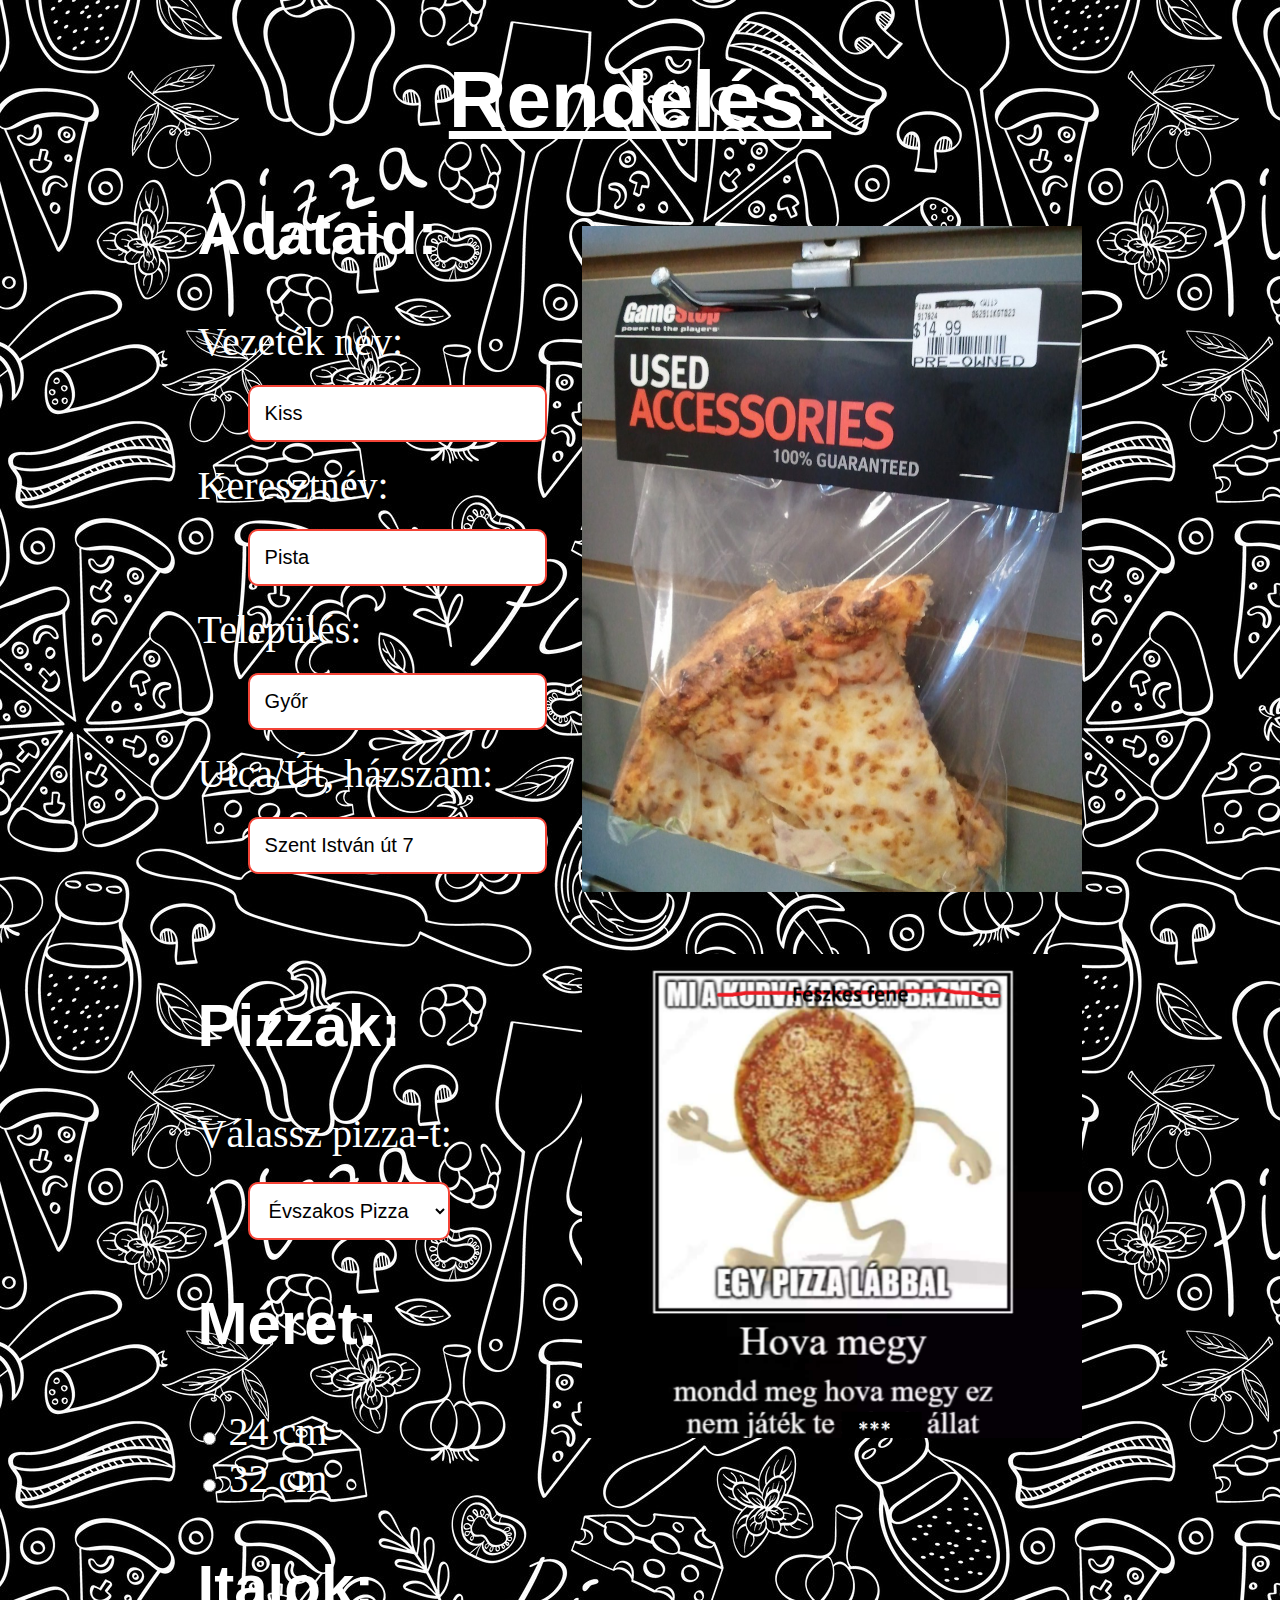
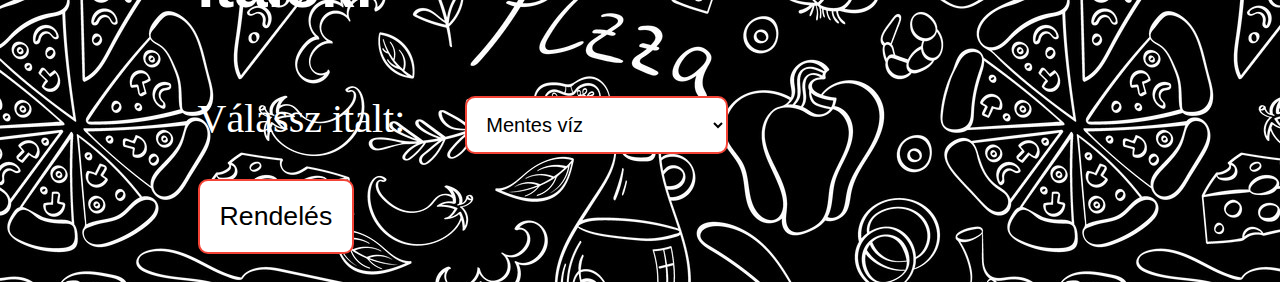
<file: order.html>
<!DOCTYPE html>
<html lang="hu">
<head>
    <meta charset="UTF-8">
    <meta http-equiv="X-UA-Compatible" content="IE=edge">
    <meta name="viewport" content="width=device-width, initial-scale=1.0">
    <title>Rendelés</title>
    <link rel="stylesheet" href="style.css">
</head>
<body>
    <div class="body">

        <h1 class="alahuzott">Rendelés:</h1>
            <div class="jobboldalikep">
                <img src="images/viccipizza.jpg" alt="fúni kép">
            </div>

            <div class="jobboldalikep2">
                <img src="images/hova.png" alt="fúni kép 2">
            </div>
            
        <form action="sikeresrendeles.html">
            <h2 id="rendelescim">Adataid:</h2>
                <label for="fname">Vezeték név:</label><br>
                    <input type="text" id="vnév" name="vnév" value="Kiss"><br>
                <label for="lname">Keresztnév:</label><br>
                    <input type="text" id="knév" name="knév" value="Pista"><br>
                <label for="lname">Település:</label><br>
                    <input type="text" id="telepules" name="telepules" value="Győr"><br>
                <label for="lname">Utca/Út, házszám:</label><br>
                    <input type="text" id="cim" name="cim" value="Szent István út 7"><br><br>

            <h2 id="rendelescim">Pizzák:</h2>
                <label for="cars">Válassz pizza-t:</label>
                    <select id="pizzak" name="pizzak">
                    <option value="evszakos" id="option">Évszakos Pizza</option>
                    <option value="hawaii" id="option">Hawaii Pizza</option>
                    <option value="lasvegas" id="option">Las Vegas Pizza</option>
                    <option value="szalamis" id="option">Szalámis Pizza</option>
                    <option value="sajtos" id="option">Sajtos Pizza</option>
                    <option value="songoku" id="option">Songoku Pizza</option>
                    <option value="sonkas" id="option">Sonkás Pizza</option>
                    </select>

            <h2 id="rendelescim">Méret:</h2>
                <input type="radio" id="meret" name="meret">
                <label for="meret">24 cm</label><br>
                
                <input type="radio" id="meret2" name="meret">
                <label for="meret2">32 cm</label><br>

            <h2 id="rendelescim">Italok:</h2>
            <label for="cars">Válassz italt:</label>
                <select id="pizzak" name="pizzak">
                <option value="songoku" id="option">Mentes víz</option>
                <option value="sonkas" id="option">Szénsavas víz</option>
                <option value="evszakos" id="option">Pepsi</option>
                <option value="hawaii" id="option">Pepsi Zero</option>
                <option value="lasvegas" id="option">Fanta</option>
                <option value="szalamis" id="option">Rauch Ice Tea citromos</option>
                <option value="sajtos" id="option">Rauch Ice Tea kender</option>
                </select><br>


            <input class="submit" type="submit" value="Rendelés">
        </form> 
</body>
</html>
</file>
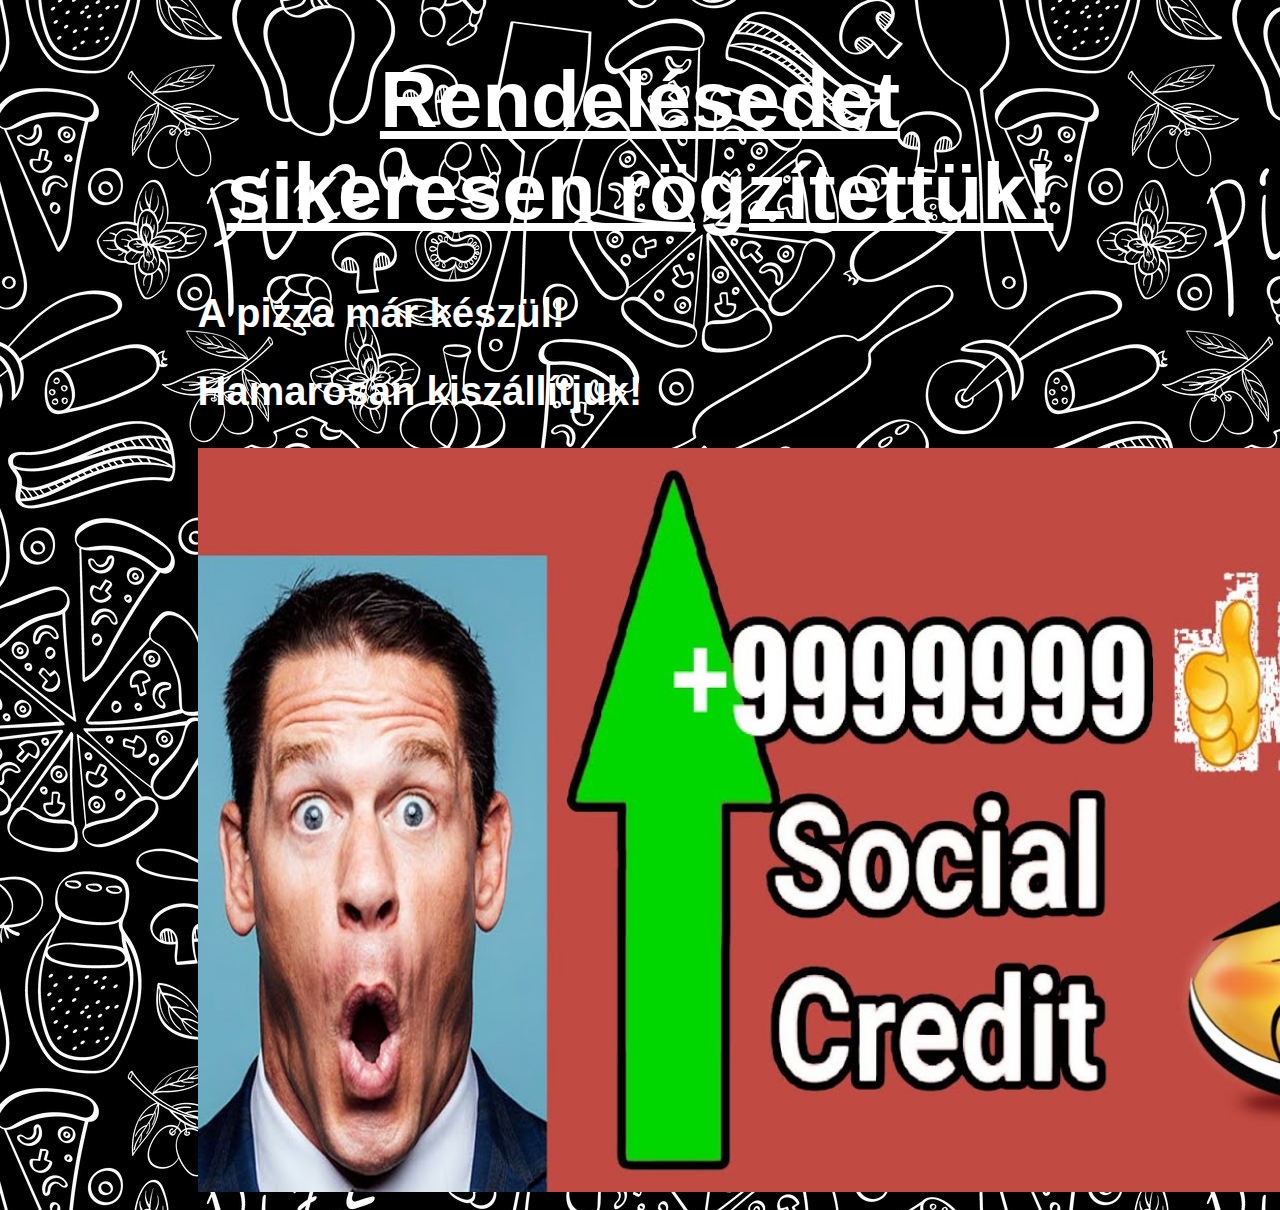
<file: sikeresrendeles.html>
<!DOCTYPE html>
<html lang="hu">
<head>
    <meta charset="UTF-8">
    <meta http-equiv="X-UA-Compatible" content="IE=edge">
    <meta name="viewport" content="width=device-width, initial-scale=1.0">
    <title>Sikeres rendelés</title>
    <link rel="stylesheet" href="style.css">
</head>
<body>
    <div class="body">
        <h1 class="alahuzott">Rendelésedet sikeresen rögzítettük!</h1>
        <h2 class="kisebb">A pizza már készül!</h2>
        <h2 class="kisebb">Hamarosan kiszállítjuk!</h2>
        <img src="images/socialcredit.png" alt="social credit" class="sikereskep" title="+sok social credti(xd)">
    </div>
</body>
</html>
</file>
<file: style.css>
body{
    background-image: url('images/háttér.jpg');
    
}

h1 {
    text-align: center;
}

.body{
    background-image: url('https://th.bing.com/th/id/R.bec7f701cd4910d7bd8b366bfb8ca891?rik=P1I90T8wBplvUA&pid=ImgRaw&r=0');
    /* background: linear-gradient(rgba(255,255,255,.5), rgba(255,255,255,.5)), url("https://media.istockphoto.com/photos/dark-wood-texture-background-picture-id1159655555?k=20&m=1159655555&s=170667a&w=0&h=yZpZx3tJbHpeCuqel6GVURVe6X3GcRYEysON3UXLP98="); */
    height: 100%;
    width: 70%;
    margin:0 auto 0 auto;
    padding: 0 5% 0 5%;
    color: white;
    font-size: 40px;
}
.pizzakep{
    width: 300px;
    float: right;
    margin: 20px;
    border: 7px solid white;
    border-radius: 10px;
}

hr{
    border: 2px solid white;
    border-radius: 10px;
}

a{
    text-decoration: none;
    color: unset;
}

.button {
    margin-top: 25px;
    margin-left: 0px;
    padding: 20px;
    font-size: 20pt;
    background-color: white; 
    color: black; 
    border: 2px solid #f44336;
    border-radius: 10px;
}

.rendeleskep{
    width: 22px;
}

.button:hover {
    transition-duration: 0.4s;
    background-color: #f44336;
    color: white;
}
  
#pizzavideo{
    width: 1120px;
    height: 630px;
    margin-left: 17.5%;
}

.clear{
    clear: both;
}

#etlaparelso{
    padding-top: -40px;
    color: red;
}

#etlaparmasodik{
    color:  red;
    margin-left: 60px;
    margin-top: -30px;
    margin-bottom: -15px;
}

.pizzaink{
    font-size: 40pt;
    font-weight: bold;
    text-decoration: underline;
    margin-bottom: 100px;
}

#etlapcim{
    font-weight: bold;
}

#etlapszoveg{
    float: left;
    width: 50%;
    text-align: unset;
    margin-top: -40px;
    margin-bottom: 1px;
}

.etlapsavok{
    clear: both;
    text-align: unset;
}

#pizzavideo{
    width: 65%;
}

h1{
    text-align: center;
    color: white;
    font-family: 'Gill Sans', 'Gill Sans MT', Calibri, 'Trebuchet MS', sans-serif;
}

p{
    text-align: justify;
    color: white;
    font-family: 'Gill Sans', 'Gill Sans MT', Calibri, 'Trebuchet MS', sans-serif;
}

.kisebb{
    font-size: 30pt;
}

.alahuzott{
    text-decoration: underline;
}

.sikereskep{
    width: 1323px;
}

#vnév, #knév, #telepules, #cim{
    margin-top: 20px;
    margin-left: 50px;
    padding: 15px;
    font-size: 15pt;
    background-color: white; 
    color: black; 
    border: 2px solid #f44336;
    border-radius: 10px;
    margin-bottom: 20px;
}

body .body form label{
    color: white;
    text-align: center;
}

.submit {
    text-align: center;
    margin-top: 25px;
    margin-left: 0px;
    padding: 20px;
    font-size: 20pt;
    background-color: white; 
    color: black; 
    border: 2px solid #f44336;
    border-radius: 10px;
    margin-bottom: 20px;
}

.submit:hover {
    transition-duration: 0.4s;
    background-color: #f44336;
    color: white;
}

.footer a{
    color:white;
    text-decoration: none;
}

table td, table th{
    border: 1px solid gray;
}

table{
    border-collapse: collapse;
    margin: 0 auto;

}

.menu{
    background-color: #040d15;
    color: white;
    margin: -8px -94px 0px -94px;
    text-align: center;
    padding-top: 5px; padding-bottom: 5px;
}

.menu a{
    color: white;
    text-decoration: none;
    margin-right: 20px;
    font-family: 'Gill Sans', 'Gill Sans MT', Calibri, 'Trebuchet MS', sans-serif;
}
    .menu a:hover{
        color: rgb(255, 127, 127);
    }

.jobboldalikep img{
    width: 500px;
    float: right;
    margin-bottom: 7%;
    margin-top: 3%;
}

.jobboldalikep2 img{
    width: 500px;
    float: right;
    clear: both;
    margin-bottom: 7%;
}

.menu span{
    margin-right: 20px;
    color: red;
    font-weight: none;
    font-family: 'Gill Sans', 'Gill Sans MT', Calibri, 'Trebuchet MS', sans-serif;
}

#link{
    color: white;
    text-decoration: underline;
    font-style: italic;
    font-family: 'Gill Sans', 'Gill Sans MT', Calibri, 'Trebuchet MS', sans-serif;
    font-size: 50px;
}
    #link:hover{
        color: red;
    }

#pizzak{
    margin-top: 25px;
    margin-left: 50px;
    padding: 15px;
    font-size: 15pt;
    background-color: white; 
    color: black; 
    border: 2px solid #f44336;
    border-radius: 10px;
}

#option{
    margin-top: 25px;
    margin-left: 50px;
    padding: 15px;
    font-size: 15pt;
    background-color: white; 
    color: black; 
    border: 2px solid #f44336;
    border-radius: 10px;
}

#terkep{
    margin-left: 19.5%;
}

.rolunkkepek{
    float: right;
    padding: 3% 0% 5% 5%;
    width: 60%;
}
    #rolunkkepek1{
        width: 105%;
        display: block;
    }

    #rolunkkepek2{
        width: 100%;
        display: block;
    }

    #rolunkkepek3{
        opacity: 0;
        display: block;
        width: 100%;
    }

    .rolunkkepek3{
        float: right;
        width: 60%;
        height: 20%;
        background-image: url(pizza-chef.jpg);
        background-size: cover;
    }
        .rolunkkepek3:hover{
            background-image: url(images/shefek.jpg);
        }

    #rolunkkepekalairas{
        background-color: #040d15;
        color: red;
        margin: 0;
        width: 105%;
        text-align: center;
    }

    #rolunkkepekalairas2{
        background-color: #040d15;
        color: red;
        margin: 0;
        width: 100%;
        text-align: center;
    }

#rolunkcim{
    clear: both;
}

.cím{
    margin-top: -500px;
    margin-right: -220px;
}

#pizzaháttér{
    margin: 50px -45px 0px 150px;
    width: 1000px;
    border-radius: 30px;
}

h2{
    font-family: 'Gill Sans', 'Gill Sans MT', Calibri, 'Trebuchet MS', sans-serif;
}

.kinalat{
    font-family: 'Gill Sans', 'Gill Sans MT', Calibri, 'Trebuchet MS', sans-serif;
    text-decoration: underline;
    font-size: 50px;
}

.allas{
    font-style: italic;
    font-family: 'Gill Sans', 'Gill Sans MT', Calibri, 'Trebuchet MS', sans-serif;
    font-size: 60px;
    text-decoration: underline;
    /*margin-bottom: -60px;*/
}

#séf{
    float: right;
    height: 420px;
    width: 620px;
    padding: 3% 0% 5% 5%;
    margin-bottom: -200px;
}
#pizzafutár{
    float: right;
    height: 420px;
    width: 620px;
    padding: 3% 0% 0% 3%;
}
#pizzaélet{
    float: right;
    padding: 1% 0% 0% 3%;
    
}
</file>
